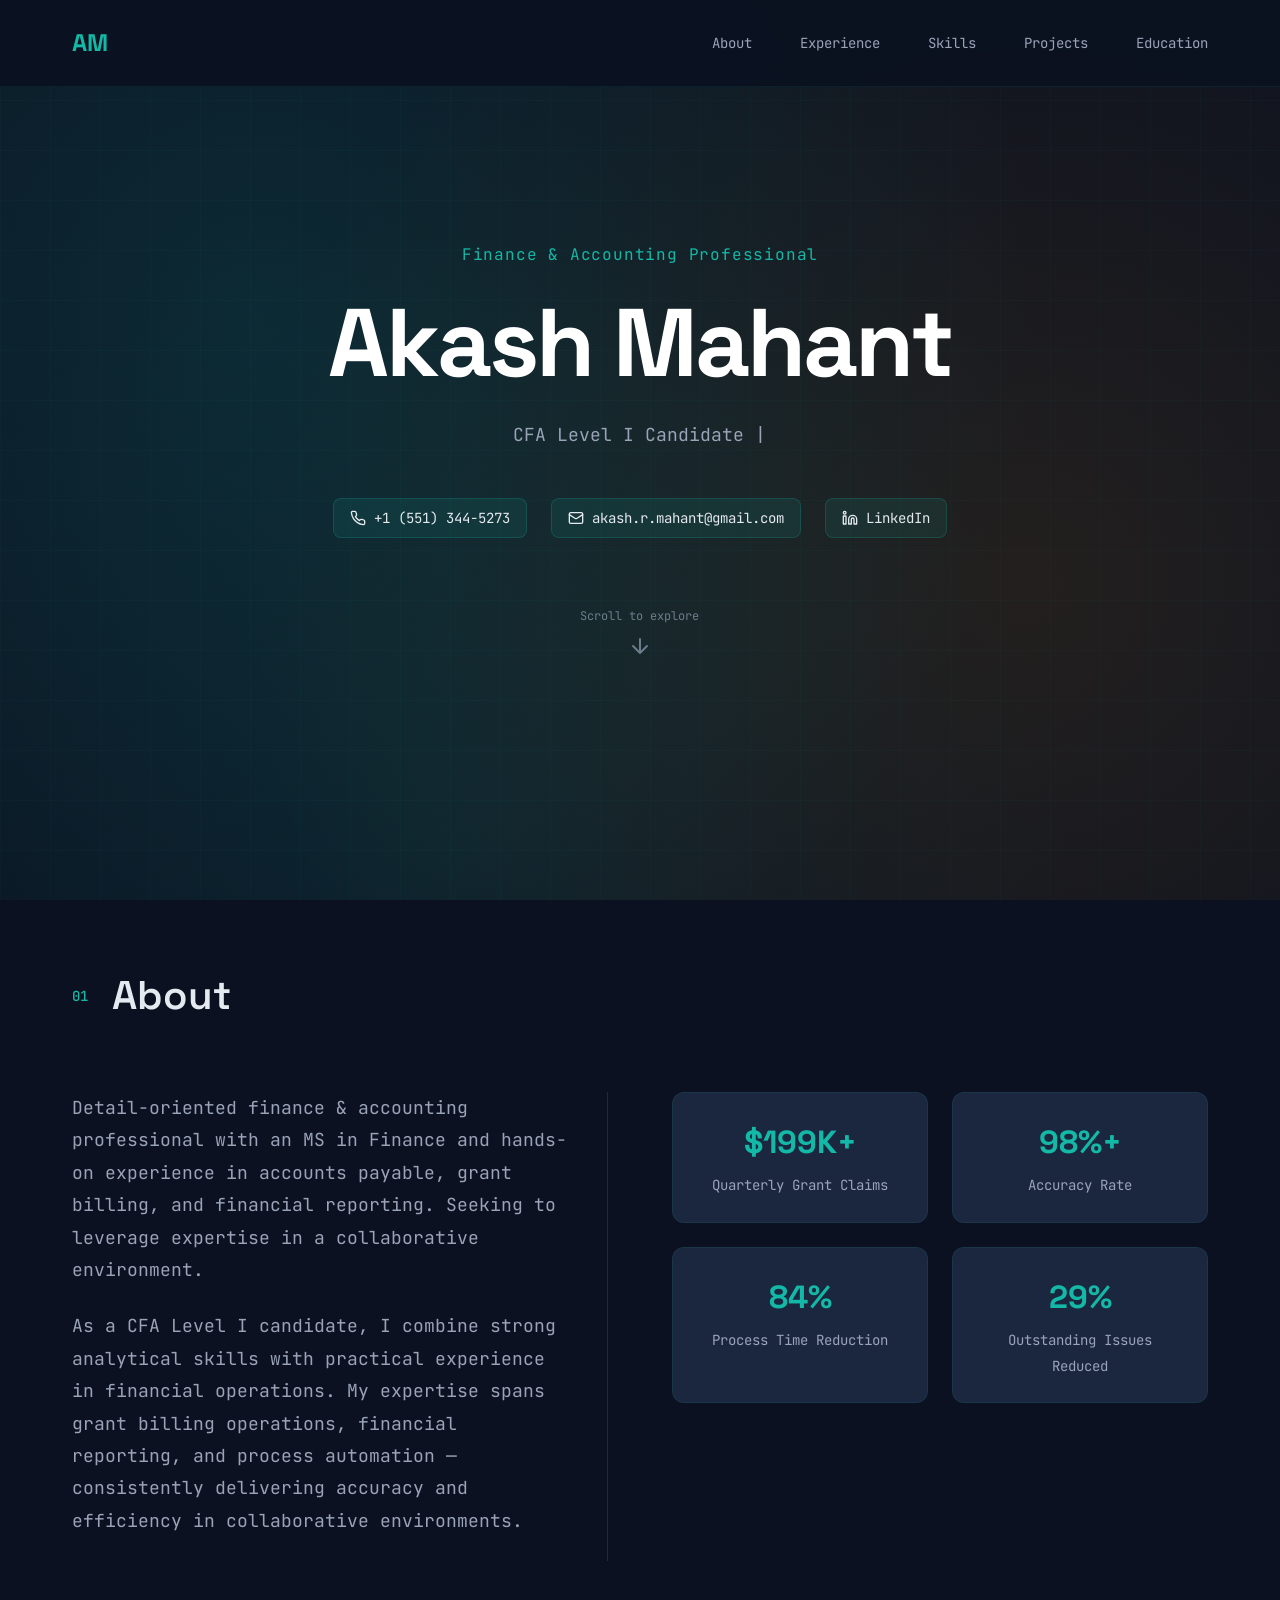
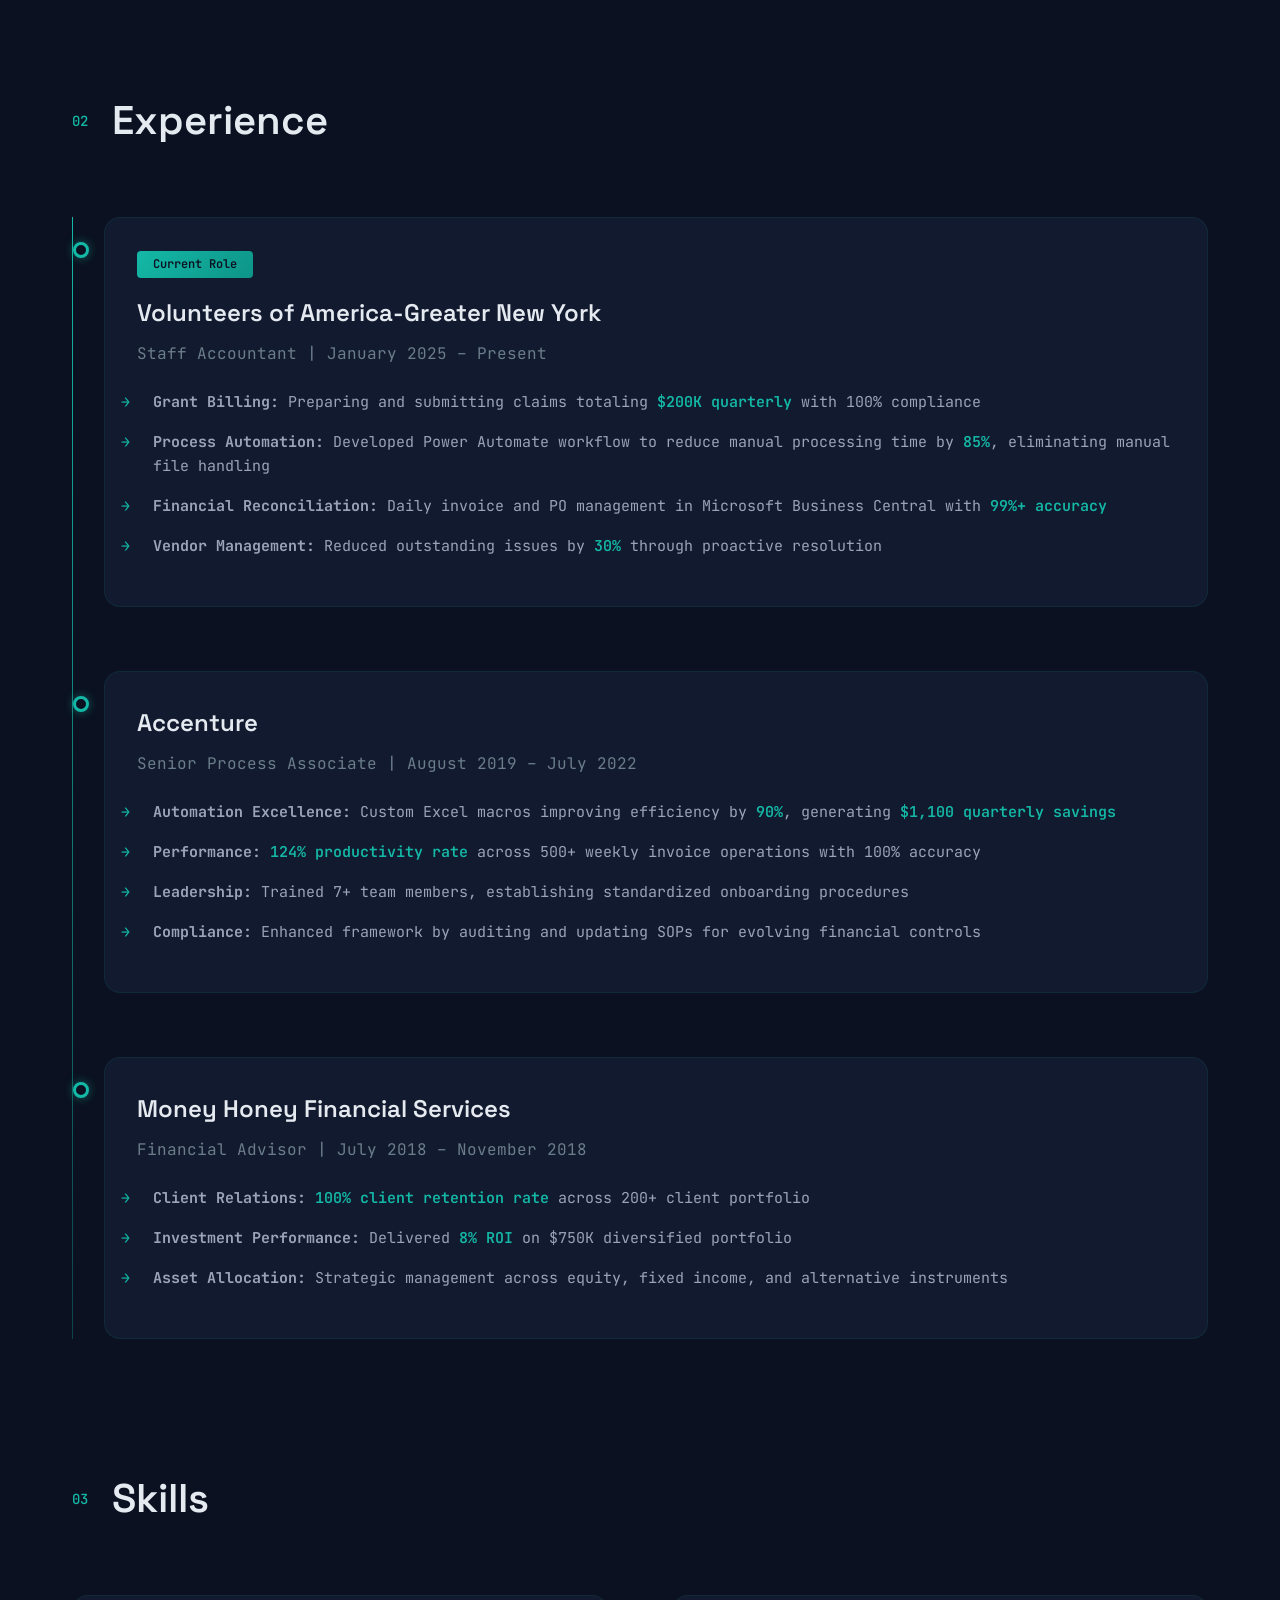
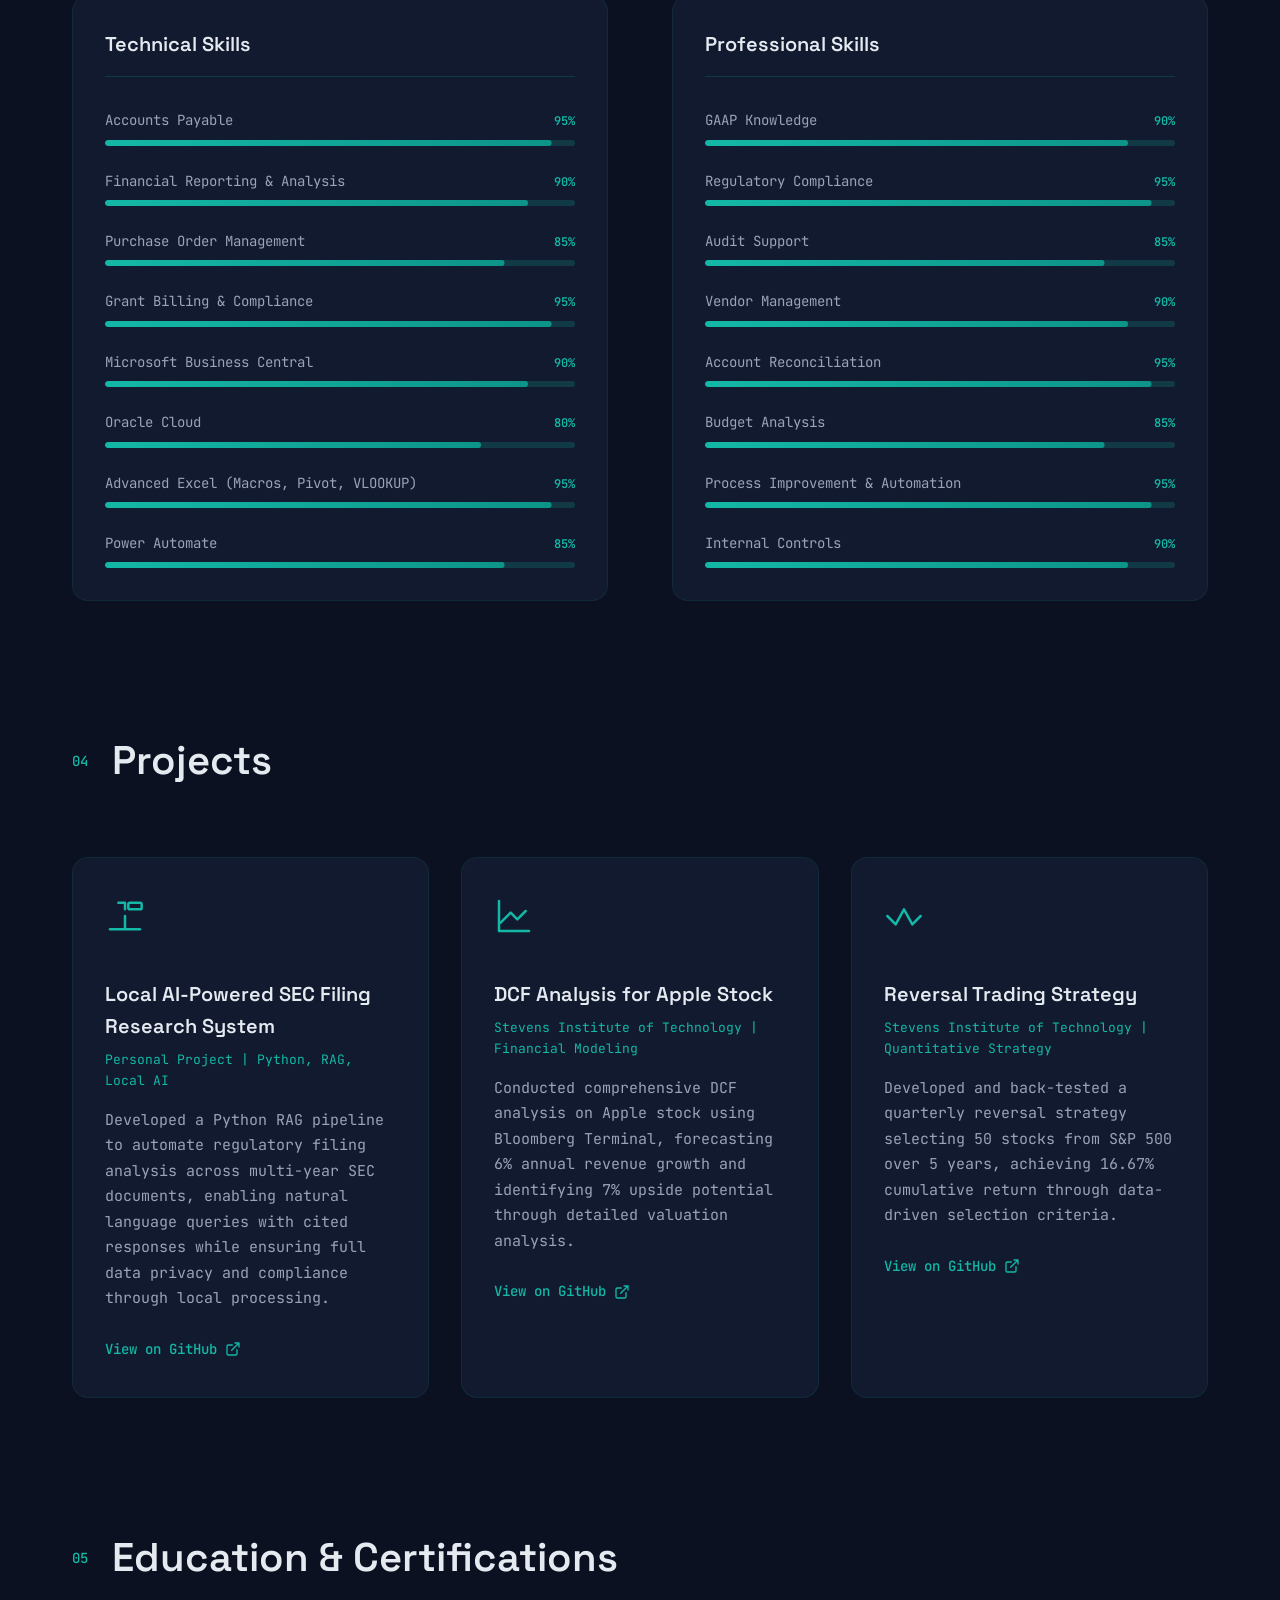
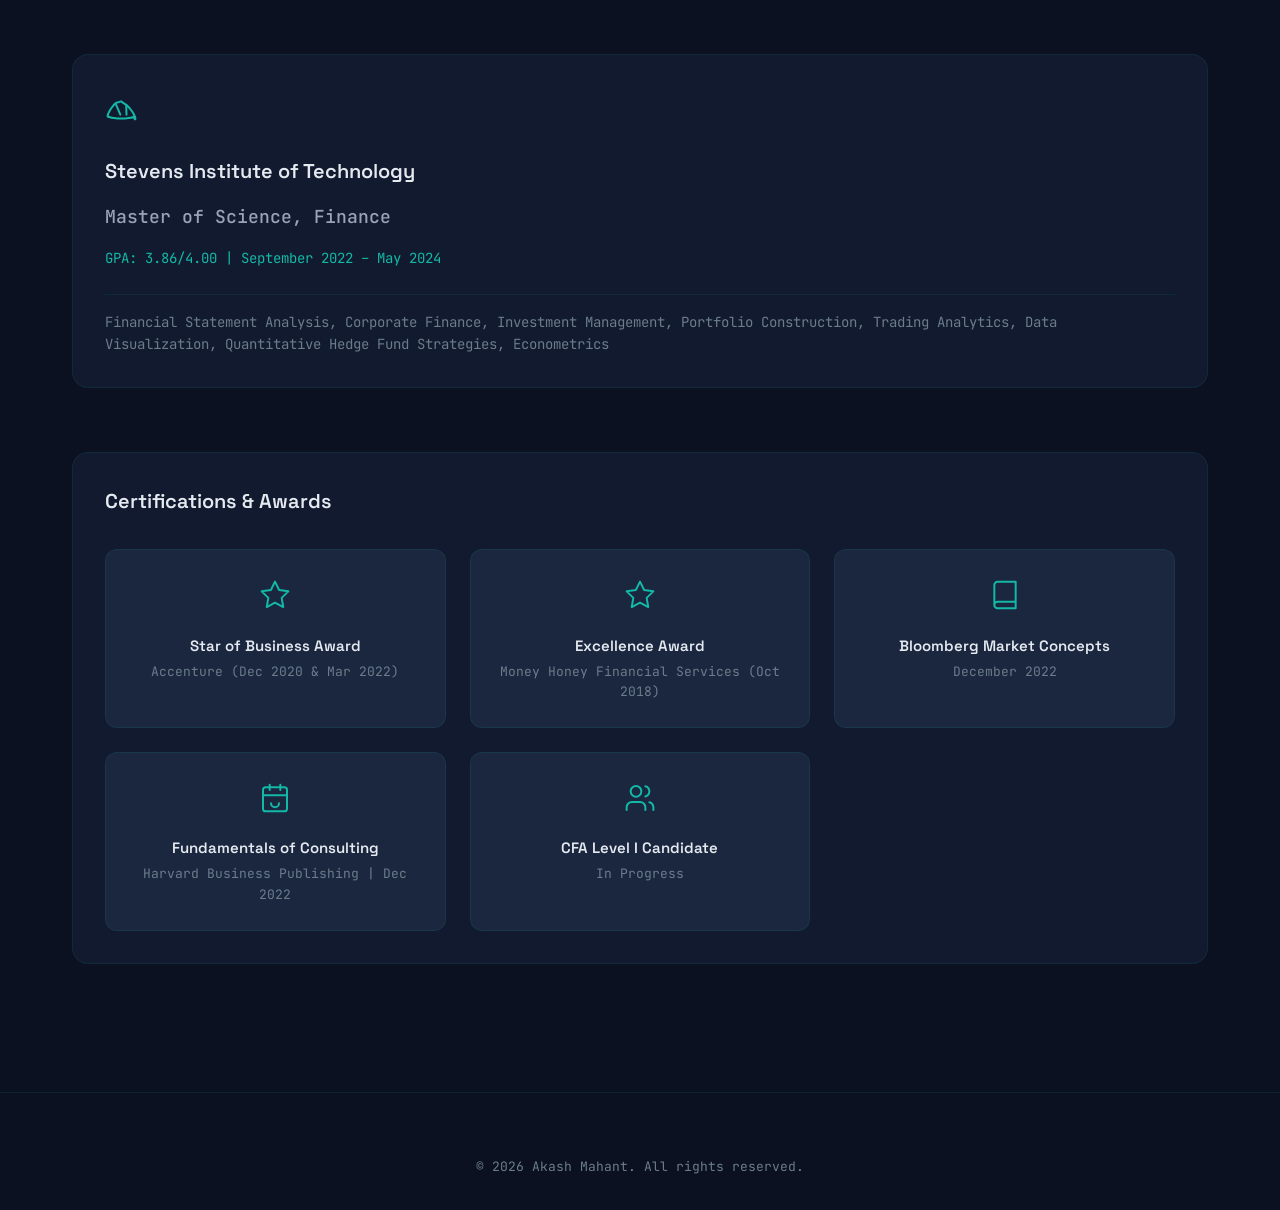
<file: index.html>
<!DOCTYPE html>
<html lang="en">
<head>
    <meta charset="UTF-8">
    <meta name="viewport" content="width=device-width, initial-scale=1.0">
    <title>Akash Mahant | Finance & Accounting Professional</title>
    <link rel="preconnect" href="https://fonts.googleapis.com">
    <link rel="preconnect" href="https://fonts.gstatic.com" crossorigin>
    <link href="https://fonts.googleapis.com/css2?family=JetBrains+Mono:wght@400;500;600&family=Space+Grotesk:wght@300;400;500;600;700&display=swap" rel="stylesheet" media="print" onload="this.media='all'">
    <noscript><link href="https://fonts.googleapis.com/css2?family=JetBrains+Mono:wght@400;500;600&family=Space+Grotesk:wght@300;400;500;600;700&display=swap" rel="stylesheet" media="all"></noscript>
    <link rel="stylesheet" href="css/styles.css">
</head>
<body>
    <!-- Navigation -->
    <nav class="navbar" role="navigation" aria-label="Main navigation">
        <div class="nav-container">
            <a href="#hero" class="nav-logo" aria-label="Akash Mahant - Home">AM</a>
            <button class="nav-toggle" aria-label="Toggle navigation" aria-expanded="false">
                <span></span>
                <span></span>
                <span></span>
            </button>
            <div class="nav-overlay"></div>
            <ul class="nav-links">
                <li><a href="#about" aria-current="page">About</a></li>
                <li><a href="#experience">Experience</a></li>
                <li><a href="#skills">Skills</a></li>
                <li><a href="#projects">Projects</a></li>
                <li><a href="#education">Education</a></li>
            </ul>
        </div>
    </nav>

    <!-- Hero Section -->
    <section id="hero" class="hero" aria-label="Hero section">
        <div class="hero-bg">
            <div class="gradient-mesh"></div>
            <div class="grid-overlay"></div>
        </div>
        <div class="hero-content">
            <p class="hero-label fade-in">Finance & Accounting Professional</p>
            <h1 class="hero-name fade-in">Akash Mahant</h1>
            <p class="hero-tagline fade-in">CFA Level I Candidate | MS Finance, Stevens Institute of Technology</p>
            <div class="hero-contact fade-in">
                <a href="tel:+15513445273" class="contact-link" aria-label="Phone: +1 (551) 344-5273">
                    <svg xmlns="http://www.w3.org/2000/svg" width="16" height="16" viewBox="0 0 24 24" fill="none" stroke="currentColor" stroke-width="2" stroke-linecap="round" stroke-linejoin="round"><path d="M22 16.92v3a2 2 0 0 1-2.18 2 19.79 19.79 0 0 1-8.63-3.07 19.5 19.5 0 0 1-6-6 19.79 19.79 0 0 1-3.07-8.67A2 2 0 0 1 4.11 2h3a2 2 0 0 1 2 1.72c.127.96.361 1.903.7 2.81a2 2 0 0 1-.45 2.11L8.09 9.91a16 16 0 0 0 6 6l1.27-1.27a2 2 0 0 1 2.11-.45c.907.339 1.85.573 2.81.7A2 2 0 0 1 22 16.92z"/></svg>
                    <span>+1 (551) 344-5273</span>
                </a>
                <a href="mailto:akash.r.mahant@gmail.com" class="contact-link" aria-label="Email: akash.r.mahant@gmail.com">
                    <svg xmlns="http://www.w3.org/2000/svg" width="16" height="16" viewBox="0 0 24 24" fill="none" stroke="currentColor" stroke-width="2" stroke-linecap="round" stroke-linejoin="round"><rect width="20" height="16" x="2" y="4" rx="2"/><path d="m22 7-8.97 5.7a1.94 1.94 0 0 1-2.06 0L2 7"/></svg>
                    <span>akash.r.mahant@gmail.com</span>
                </a>
                <a href="https://www.linkedin.com/in/akashmahant" target="_blank" class="contact-link" aria-label="LinkedIn profile">
                    <svg xmlns="http://www.w3.org/2000/svg" width="16" height="16" viewBox="0 0 24 24" fill="none" stroke="currentColor" stroke-width="2" stroke-linecap="round" stroke-linejoin="round"><path d="M16 8a6 6 0 0 1 6 6v7h-4v-7a2 2 0 0 0-2-2 2 2 0 0 0-2 2v7h-4v-7a6 6 0 0 1 6-6z"/><rect width="4" height="12" x="2" y="9"/><circle cx="4" cy="4" r="2"/></svg>
                    <span>LinkedIn</span>
                </a>
            </div>
            <a href="#experience" class="scroll-indicator fade-in">
                <span>Scroll to explore</span>
                <svg width="24" height="24" viewBox="0 0 24 24" fill="none">
                    <path d="M12 5v14M5 12l7 7 7-7" stroke="currentColor" stroke-width="2" stroke-linecap="round" stroke-linejoin="round"/>
                </svg>
            </a>
        </div>
    </section>

    <!-- About Section -->
    <section id="about" class="section about">
        <div class="container">
            <div class="section-header">
                <span class="section-badge" aria-hidden="true">01</span>
                <h2 class="section-title">About</h2>
            </div>
            <div class="about-content">
                <div class="about-text">
                    <p>Detail-oriented finance &amp; accounting professional with an MS in Finance and hands-on experience in accounts payable, grant billing, and financial reporting. Seeking to leverage expertise in a collaborative environment.</p>
                    <p>As a CFA Level I candidate, I combine strong analytical skills with practical experience in financial operations. My expertise spans grant billing operations, financial reporting, and process automation — consistently delivering accuracy and efficiency in collaborative environments.</p>
                </div>
                <div class="about-highlights">
                    <div class="highlight-card">
                        <span class="highlight-number" data-target="200" data-prefix="$" data-suffix="K+">0</span>
                        <span class="highlight-label">Quarterly Grant Claims</span>
                    </div>
                    <div class="highlight-card">
                        <span class="highlight-number" data-target="99" data-prefix="" data-suffix="%+">0</span>
                        <span class="highlight-label">Accuracy Rate</span>
                    </div>
                    <div class="highlight-card">
                        <span class="highlight-number" data-target="85" data-prefix="" data-suffix="%">0</span>
                        <span class="highlight-label">Process Time Reduction</span>
                    </div>
                    <div class="highlight-card">
                        <span class="highlight-number" data-target="30" data-prefix="" data-suffix="%">0</span>
                        <span class="highlight-label">Outstanding Issues Reduced</span>
                    </div>
                </div>
            </div>
        </div>
    </section>

    <!-- Experience Section -->
    <section id="experience" class="section experience">
        <div class="container">
            <div class="section-header">
                <span class="section-badge" aria-hidden="true">02</span>
                <h2 class="section-title">Experience</h2>
            </div>
            <div class="timeline">
                <div class="timeline-item experience-card">
                    <div class="timeline-marker"></div>
                    <div class="card-content">
                        <span class="role-badge">Current Role</span>
                        <h3 class="company">Volunteers of America-Greater New York</h3>
                        <p class="role">Staff Accountant | January 2025 – Present</p>
                        <ul class="achievement-list">
                            <li><strong>Grant Billing:</strong> Preparing and submitting claims totaling <span class="highlight">$200K quarterly</span> with 100% compliance</li>
                            <li><strong>Process Automation:</strong> Developed Power Automate workflow to reduce manual processing time by <span class="highlight">85%</span>, eliminating manual file handling</li>
                            <li><strong>Financial Reconciliation:</strong> Daily invoice and PO management in Microsoft Business Central with <span class="highlight">99%+ accuracy</span></li>
                            <li><strong>Vendor Management:</strong> Reduced outstanding issues by <span class="highlight">30%</span> through proactive resolution</li>
                        </ul>
                    </div>
                </div>
                <div class="timeline-item experience-card">
                    <div class="timeline-marker"></div>
                    <div class="card-content">
                        <h3 class="company">Accenture</h3>
                        <p class="role">Senior Process Associate | August 2019 – July 2022</p>
                        <ul class="achievement-list">
                            <li><strong>Automation Excellence:</strong> Custom Excel macros improving efficiency by <span class="highlight">90%</span>, generating <span class="highlight">$1,100 quarterly savings</span></li>
                            <li><strong>Performance:</strong> <span class="highlight">124% productivity rate</span> across 500+ weekly invoice operations with 100% accuracy</li>
                            <li><strong>Leadership:</strong> Trained 7+ team members, establishing standardized onboarding procedures</li>
                            <li><strong>Compliance:</strong> Enhanced framework by auditing and updating SOPs for evolving financial controls</li>
                        </ul>
                    </div>
                </div>
                <div class="timeline-item experience-card">
                    <div class="timeline-marker"></div>
                    <div class="card-content">
                        <h3 class="company">Money Honey Financial Services</h3>
                        <p class="role">Financial Advisor | July 2018 – November 2018</p>
                        <ul class="achievement-list">
                            <li><strong>Client Relations:</strong> <span class="highlight">100% client retention rate</span> across 200+ client portfolio</li>
                            <li><strong>Investment Performance:</strong> Delivered <span class="highlight">8% ROI</span> on $750K diversified portfolio</li>
                            <li><strong>Asset Allocation:</strong> Strategic management across equity, fixed income, and alternative instruments</li>
                        </ul>
                    </div>
                </div>
            </div>
        </div>
    </section>

    <!-- Skills Section -->
    <section id="skills" class="section skills">
        <div class="container">
            <div class="section-header">
                <span class="section-badge" aria-hidden="true">03</span>
                <h2 class="section-title">Skills</h2>
            </div>
            <div class="skills-grid">
                <div class="skills-category">
                    <h3 class="category-title">Technical Skills</h3>
                    <div class="skills-list">
                        <div class="skill-item">
                            <div class="skill-info-row">
                                <span class="skill-name">Accounts Payable</span>
                                <span class="skill-percentage" aria-hidden="true">95%</span>
                            </div>
                            <div class="skill-bar" role="progressbar" aria-valuenow="95" aria-valuemin="0" aria-valuemax="100" aria-label="Accounts Payable proficiency 95%">
                                <div class="skill-fill" data-scale="0.95"></div>
                            </div>
                        </div>
                        <div class="skill-item">
                            <div class="skill-info-row">
                                <span class="skill-name">Financial Reporting &amp; Analysis</span>
                                <span class="skill-percentage" aria-hidden="true">90%</span>
                            </div>
                            <div class="skill-bar" role="progressbar" aria-valuenow="90" aria-valuemin="0" aria-valuemax="100" aria-label="Financial Reporting & Analysis proficiency 90%">
                                <div class="skill-fill" data-scale="0.90"></div>
                            </div>
                        </div>
                        <div class="skill-item">
                            <div class="skill-info-row">
                                <span class="skill-name">Purchase Order Management</span>
                                <span class="skill-percentage" aria-hidden="true">85%</span>
                            </div>
                            <div class="skill-bar" role="progressbar" aria-valuenow="85" aria-valuemin="0" aria-valuemax="100" aria-label="Purchase Order Management proficiency 85%">
                                <div class="skill-fill" data-scale="0.85"></div>
                            </div>
                        </div>
                        <div class="skill-item">
                            <div class="skill-info-row">
                                <span class="skill-name">Grant Billing &amp; Compliance</span>
                                <span class="skill-percentage" aria-hidden="true">95%</span>
                            </div>
                            <div class="skill-bar" role="progressbar" aria-valuenow="95" aria-valuemin="0" aria-valuemax="100" aria-label="Grant Billing & Compliance proficiency 95%">
                                <div class="skill-fill" data-scale="0.95"></div>
                            </div>
                        </div>
                        <div class="skill-item">
                            <div class="skill-info-row">
                                <span class="skill-name">Microsoft Business Central</span>
                                <span class="skill-percentage" aria-hidden="true">90%</span>
                            </div>
                            <div class="skill-bar" role="progressbar" aria-valuenow="90" aria-valuemin="0" aria-valuemax="100" aria-label="Microsoft Business Central proficiency 90%">
                                <div class="skill-fill" data-scale="0.90"></div>
                            </div>
                        </div>
                        <div class="skill-item">
                            <div class="skill-info-row">
                                <span class="skill-name">Oracle Cloud</span>
                                <span class="skill-percentage" aria-hidden="true">80%</span>
                            </div>
                            <div class="skill-bar" role="progressbar" aria-valuenow="80" aria-valuemin="0" aria-valuemax="100" aria-label="Oracle Cloud proficiency 80%">
                                <div class="skill-fill" data-scale="0.80"></div>
                            </div>
                        </div>
                        <div class="skill-item">
                            <div class="skill-info-row">
                                <span class="skill-name">Advanced Excel (Macros, Pivot, VLOOKUP)</span>
                                <span class="skill-percentage" aria-hidden="true">95%</span>
                            </div>
                            <div class="skill-bar" role="progressbar" aria-valuenow="95" aria-valuemin="0" aria-valuemax="100" aria-label="Advanced Excel proficiency 95%">
                                <div class="skill-fill" data-scale="0.95"></div>
                            </div>
                        </div>
                        <div class="skill-item">
                            <div class="skill-info-row">
                                <span class="skill-name">Power Automate</span>
                                <span class="skill-percentage" aria-hidden="true">85%</span>
                            </div>
                            <div class="skill-bar" role="progressbar" aria-valuenow="85" aria-valuemin="0" aria-valuemax="100" aria-label="Power Automate proficiency 85%">
                                <div class="skill-fill" data-scale="0.85"></div>
                            </div>
                        </div>
                    </div>
                </div>
                <div class="skills-category">
                    <h3 class="category-title">Professional Skills</h3>
                    <div class="skills-list">
                        <div class="skill-item">
                            <div class="skill-info-row">
                                <span class="skill-name">GAAP Knowledge</span>
                                <span class="skill-percentage" aria-hidden="true">90%</span>
                            </div>
                            <div class="skill-bar" role="progressbar" aria-valuenow="90" aria-valuemin="0" aria-valuemax="100" aria-label="GAAP Knowledge proficiency 90%">
                                <div class="skill-fill" data-scale="0.90"></div>
                            </div>
                        </div>
                        <div class="skill-item">
                            <div class="skill-info-row">
                                <span class="skill-name">Regulatory Compliance</span>
                                <span class="skill-percentage" aria-hidden="true">95%</span>
                            </div>
                            <div class="skill-bar" role="progressbar" aria-valuenow="95" aria-valuemin="0" aria-valuemax="100" aria-label="Regulatory Compliance proficiency 95%">
                                <div class="skill-fill" data-scale="0.95"></div>
                            </div>
                        </div>
                        <div class="skill-item">
                            <div class="skill-info-row">
                                <span class="skill-name">Audit Support</span>
                                <span class="skill-percentage" aria-hidden="true">85%</span>
                            </div>
                            <div class="skill-bar" role="progressbar" aria-valuenow="85" aria-valuemin="0" aria-valuemax="100" aria-label="Audit Support proficiency 85%">
                                <div class="skill-fill" data-scale="0.85"></div>
                            </div>
                        </div>
                        <div class="skill-item">
                            <div class="skill-info-row">
                                <span class="skill-name">Vendor Management</span>
                                <span class="skill-percentage" aria-hidden="true">90%</span>
                            </div>
                            <div class="skill-bar" role="progressbar" aria-valuenow="90" aria-valuemin="0" aria-valuemax="100" aria-label="Vendor Management proficiency 90%">
                                <div class="skill-fill" data-scale="0.90"></div>
                            </div>
                        </div>
                        <div class="skill-item">
                            <div class="skill-info-row">
                                <span class="skill-name">Account Reconciliation</span>
                                <span class="skill-percentage" aria-hidden="true">95%</span>
                            </div>
                            <div class="skill-bar" role="progressbar" aria-valuenow="95" aria-valuemin="0" aria-valuemax="100" aria-label="Account Reconciliation proficiency 95%">
                                <div class="skill-fill" data-scale="0.95"></div>
                            </div>
                        </div>
                        <div class="skill-item">
                            <div class="skill-info-row">
                                <span class="skill-name">Budget Analysis</span>
                                <span class="skill-percentage" aria-hidden="true">85%</span>
                            </div>
                            <div class="skill-bar" role="progressbar" aria-valuenow="85" aria-valuemin="0" aria-valuemax="100" aria-label="Budget Analysis proficiency 85%">
                                <div class="skill-fill" data-scale="0.85"></div>
                            </div>
                        </div>
                        <div class="skill-item">
                            <div class="skill-info-row">
                                <span class="skill-name">Process Improvement &amp; Automation</span>
                                <span class="skill-percentage" aria-hidden="true">95%</span>
                            </div>
                            <div class="skill-bar" role="progressbar" aria-valuenow="95" aria-valuemin="0" aria-valuemax="100" aria-label="Process Improvement & Automation proficiency 95%">
                                <div class="skill-fill" data-scale="0.95"></div>
                            </div>
                        </div>
                        <div class="skill-item">
                            <div class="skill-info-row">
                                <span class="skill-name">Internal Controls</span>
                                <span class="skill-percentage" aria-hidden="true">90%</span>
                            </div>
                            <div class="skill-bar" role="progressbar" aria-valuenow="90" aria-valuemin="0" aria-valuemax="100" aria-label="Internal Controls proficiency 90%">
                                <div class="skill-fill" data-scale="0.90"></div>
                            </div>
                        </div>
                    </div>
                </div>
            </div>
        </div>
    </section>

    <!-- Projects Section -->
    <section id="projects" class="section projects">
        <div class="container">
            <div class="section-header">
                <span class="section-badge" aria-hidden="true">04</span>
                <h2 class="section-title">Projects</h2>
            </div>
            <div class="projects-grid">
                <div class="project-card fade-in">
                    <div class="project-icon" aria-hidden="true">
                        <svg xmlns="http://www.w3.org/2000/svg" width="40" height="40" viewBox="0 0 24 24" fill="none" stroke="currentColor" stroke-width="1.5" stroke-linecap="round" stroke-linejoin="round"><path d="M12 8V4H8"/><rect width="8" height="4" x="14" y="4" rx="1"/><path d="M12 12v7"/><path d="M21 20H3"/></svg>
                    </div>
                    <div class="project-content">
                        <h3 class="project-title">Local AI-Powered SEC Filing Research System</h3>
                        <p class="project-tag">Personal Project | Python, RAG, Local AI</p>
                        <p class="project-description">Developed a Python RAG pipeline to automate regulatory filing analysis across multi-year SEC documents, enabling natural language queries with cited responses while ensuring full data privacy and compliance through local processing.</p>
                        <a href="https://github.com/Mahant-Akash/SEC-Filing-RAG-Local-AI-for-Financial-Research" target="_blank" class="project-link" aria-label="View SEC Filing RAG project on GitHub (opens in new window)">
                            View on GitHub
                            <svg width="16" height="16" viewBox="0 0 24 24" fill="none">
                                <path d="M18 13v6a2 2 0 0 1-2 2H5a2 2 0 0 1-2-2V8a2 2 0 0 1 2-2h6M15 3h6v6M10 14L21 3" stroke="currentColor" stroke-width="2" stroke-linecap="round" stroke-linejoin="round"/>
                            </svg>
                        </a>
                    </div>
                </div>
                <div class="project-card fade-in">
                    <div class="project-icon" aria-hidden="true">
                        <svg xmlns="http://www.w3.org/2000/svg" width="40" height="40" viewBox="0 0 24 24" fill="none" stroke="currentColor" stroke-width="1.5" stroke-linecap="round" stroke-linejoin="round"><path d="M3 3v18h18"/><path d="m19 9-5 5-4-4-6 6"/></svg>
                    </div>
                    <div class="project-content">
                        <h3 class="project-title">DCF Analysis for Apple Stock</h3>
                        <p class="project-tag">Stevens Institute of Technology | Financial Modeling</p>
                        <p class="project-description">Conducted comprehensive DCF analysis on Apple stock using Bloomberg Terminal, forecasting 6% annual revenue growth and identifying 7% upside potential through detailed valuation analysis.</p>
                        <a href="https://github.com/Mahant-Akash/DCF-Model" target="_blank" class="project-link" aria-label="View DCF Model project on GitHub (opens in new window)">
                            View on GitHub
                            <svg width="16" height="16" viewBox="0 0 24 24" fill="none">
                                <path d="M18 13v6a2 2 0 0 1-2 2H5a2 2 0 0 1-2-2V8a2 2 0 0 1 2-2h6M15 3h6v6M10 14L21 3" stroke="currentColor" stroke-width="2" stroke-linecap="round" stroke-linejoin="round"/>
                            </svg>
                        </a>
                    </div>
                </div>
                <div class="project-card fade-in">
                    <div class="project-icon" aria-hidden="true">
                        <svg xmlns="http://www.w3.org/2000/svg" width="40" height="40" viewBox="0 0 24 24" fill="none" stroke="currentColor" stroke-width="1.5" stroke-linecap="round" stroke-linejoin="round"><path d="m2 12 5 5L12 8l5 9 5-5"/></svg>
                    </div>
                    <div class="project-content">
                        <h3 class="project-title">Reversal Trading Strategy</h3>
                        <p class="project-tag">Stevens Institute of Technology | Quantitative Strategy</p>
                        <p class="project-description">Developed and back-tested a quarterly reversal strategy selecting 50 stocks from S&amp;P 500 over 5 years, achieving 16.67% cumulative return through data-driven selection criteria.</p>
                        <a href="https://github.com/Mahant-Akash/Reversal-Strategy" target="_blank" class="project-link" aria-label="View Reversal Strategy project on GitHub (opens in new window)">
                            View on GitHub
                            <svg width="16" height="16" viewBox="0 0 24 24" fill="none">
                                <path d="M18 13v6a2 2 0 0 1-2 2H5a2 2 0 0 1-2-2V8a2 2 0 0 1 2-2h6M15 3h6v6M10 14L21 3" stroke="currentColor" stroke-width="2" stroke-linecap="round" stroke-linejoin="round"/>
                            </svg>
                        </a>
                    </div>
                </div>
            </div>
        </div>
    </section>

    <!-- Education & Certifications Section -->
    <section id="education" class="section education">
        <div class="container">
            <div class="section-header">
                <span class="section-badge" aria-hidden="true">05</span>
                <h2 class="section-title">Education &amp; Certifications</h2>
            </div>
            <div class="education-grid">
                <div class="education-item">
                    <div class="education-icon" aria-hidden="true">
                        <svg xmlns="http://www.w3.org/2000/svg" width="32" height="32" viewBox="0 0 24 24" fill="none" stroke="currentColor" stroke-width="1.5" stroke-linecap="round" stroke-linejoin="round"><path d="M21.42 18.57c-.81.44-2.18.65-3.76.92-1.6.27-3.49.41-5.42.41-1.93 0-3.82-.14-5.42-.41-1.58-.27-2.95-.48-3.76-.92A.62.62 0 0 1 2 18c0-1.09.49-2.08 1.17-3.35.68-1.26 1.6-2.74 2.89-4.23.64-.79 1.36-1.5 2.08-2.18L12 7l4.66 3.24c.72.68 1.44 1.39 2.08 2.18 1.29 1.49 2.21 2.97 2.89 4.23.68 1.27 1.17 2.26 1.17 3.35a.62.62 0 0 1-.38.57z"/><path d="m15.89 9.49.24 7.52"/><path d="m8.31 9.49 3.2 7.52"/></svg>
                    </div>
                    <h3 class="institution">Stevens Institute of Technology</h3>
                    <p class="degree">Master of Science, Finance</p>
                    <p class="gpa">GPA: 3.86/4.00 | September 2022 – May 2024</p>
                    <p class="coursework">Financial Statement Analysis, Corporate Finance, Investment Management, Portfolio Construction, Trading Analytics, Data Visualization, Quantitative Hedge Fund Strategies, Econometrics</p>
                </div>
            </div>
            <div class="certifications">
                <h3 class="certifications-title">Certifications &amp; Awards</h3>
                <div class="cert-grid">
                    <div class="cert-card fade-in">
                        <span class="cert-icon" aria-hidden="true">
                            <svg xmlns="http://www.w3.org/2000/svg" width="32" height="32" viewBox="0 0 24 24" fill="none" stroke="currentColor" stroke-width="1.5" stroke-linecap="round" stroke-linejoin="round"><path d="M12 2l3.09 6.26L22 9.27l-5 4.87 1.18 6.88L12 17.77l-6.18 3.25L7 14.14 2 9.27l6.91-1.01L12 2z"/></svg>
                        </span>
                        <span class="cert-name">Star of Business Award</span>
                        <span class="cert-desc">Accenture (Dec 2020 &amp; Mar 2022)</span>
                    </div>
                    <div class="cert-card fade-in">
                        <span class="cert-icon" aria-hidden="true">
                            <svg xmlns="http://www.w3.org/2000/svg" width="32" height="32" viewBox="0 0 24 24" fill="none" stroke="currentColor" stroke-width="1.5" stroke-linecap="round" stroke-linejoin="round"><path d="M12 2l3.09 6.26L22 9.27l-5 4.87 1.18 6.88L12 17.77l-6.18 3.25L7 14.14 2 9.27l6.91-1.01L12 2z"/></svg>
                        </span>
                        <span class="cert-name">Excellence Award</span>
                        <span class="cert-desc">Money Honey Financial Services (Oct 2018)</span>
                    </div>
                    <div class="cert-card fade-in">
                        <span class="cert-icon" aria-hidden="true">
                            <svg xmlns="http://www.w3.org/2000/svg" width="32" height="32" viewBox="0 0 24 24" fill="none" stroke="currentColor" stroke-width="1.5" stroke-linecap="round" stroke-linejoin="round"><path d="M4 19.5v-15A2.5 2.5 0 0 1 6.5 2H20v20H6.5a2.5 2.5 0 0 1 0-5H20"/></svg>
                        </span>
                        <span class="cert-name">Bloomberg Market Concepts</span>
                        <span class="cert-desc">December 2022</span>
                    </div>
                    <div class="cert-card fade-in">
                        <span class="cert-icon" aria-hidden="true">
                            <svg xmlns="http://www.w3.org/2000/svg" width="32" height="32" viewBox="0 0 24 24" fill="none" stroke="currentColor" stroke-width="1.5" stroke-linecap="round" stroke-linejoin="round"><rect width="18" height="18" x="3" y="4" rx="2" ry="2"/><line x1="16" x2="16" y1="2" y2="6"/><line x1="8" x2="8" y1="2" y2="6"/><line x1="3" x2="21" y1="10" y2="10"/><path d="M9 16a3 3 0 0 0 6 0"/></svg>
                        </span>
                        <span class="cert-name">Fundamentals of Consulting</span>
                        <span class="cert-desc">Harvard Business Publishing | Dec 2022</span>
                    </div>
                    <div class="cert-card fade-in">
                        <span class="cert-icon" aria-hidden="true">
                            <svg xmlns="http://www.w3.org/2000/svg" width="32" height="32" viewBox="0 0 24 24" fill="none" stroke="currentColor" stroke-width="1.5" stroke-linecap="round" stroke-linejoin="round"><path d="M16 21v-2a4 4 0 0 0-4-4H6a4 4 0 0 0-4 4v2"/><circle cx="9" cy="7" r="4"/><path d="M22 21v-2a4 4 0 0 0-3-3.87"/><path d="M16 3.13a4 4 0 0 1 0 7.75"/></svg>
                        </span>
                        <span class="cert-name">CFA Level I Candidate</span>
                        <span class="cert-desc">In Progress</span>
                    </div>
                </div>
            </div>
        </div>
    </section>

    <!-- Footer -->
    <footer class="footer">
        <div class="container">
            <div class="footer-content">
                <div class="footer-bottom">
                    <p>&copy; 2026 Akash Mahant. All rights reserved.</p>
                </div>
            </div>
        </div>
    </footer>

    <script src="js/main.js"></script>
</body>
</html>
</file>
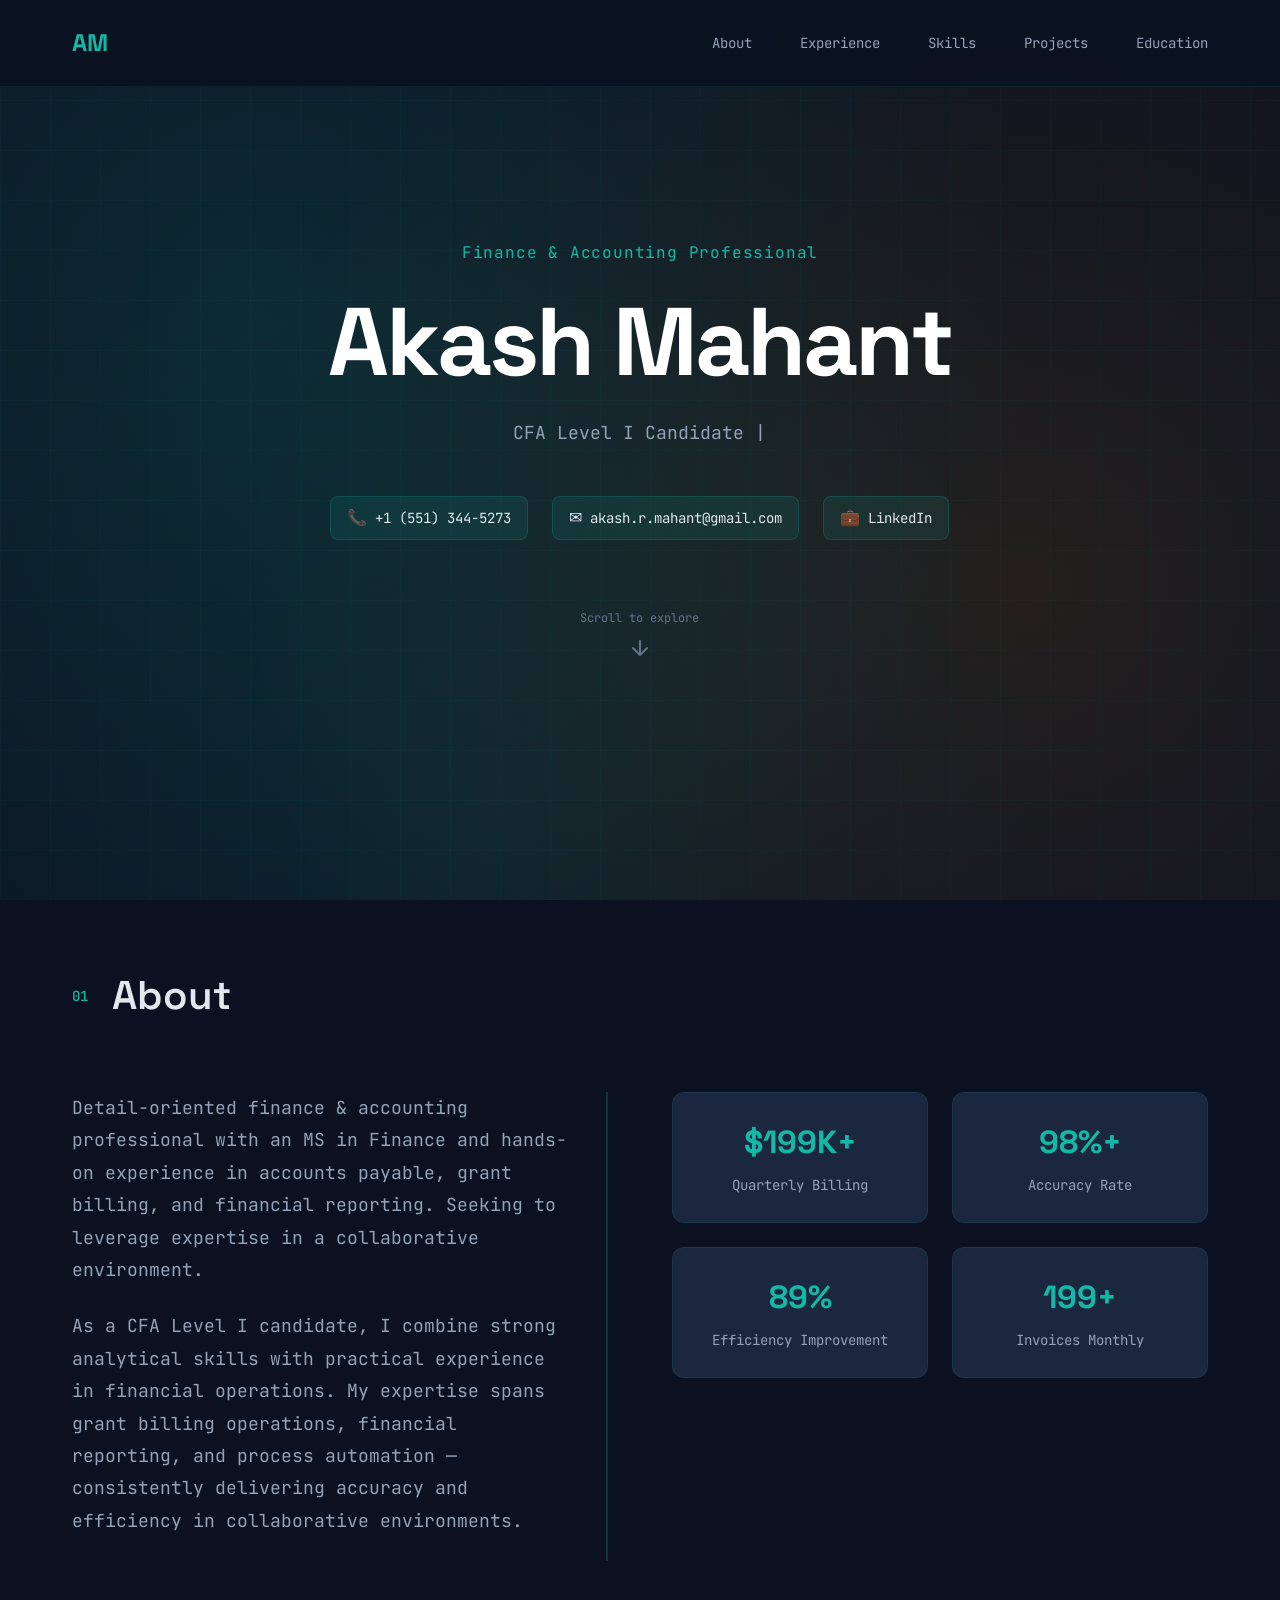
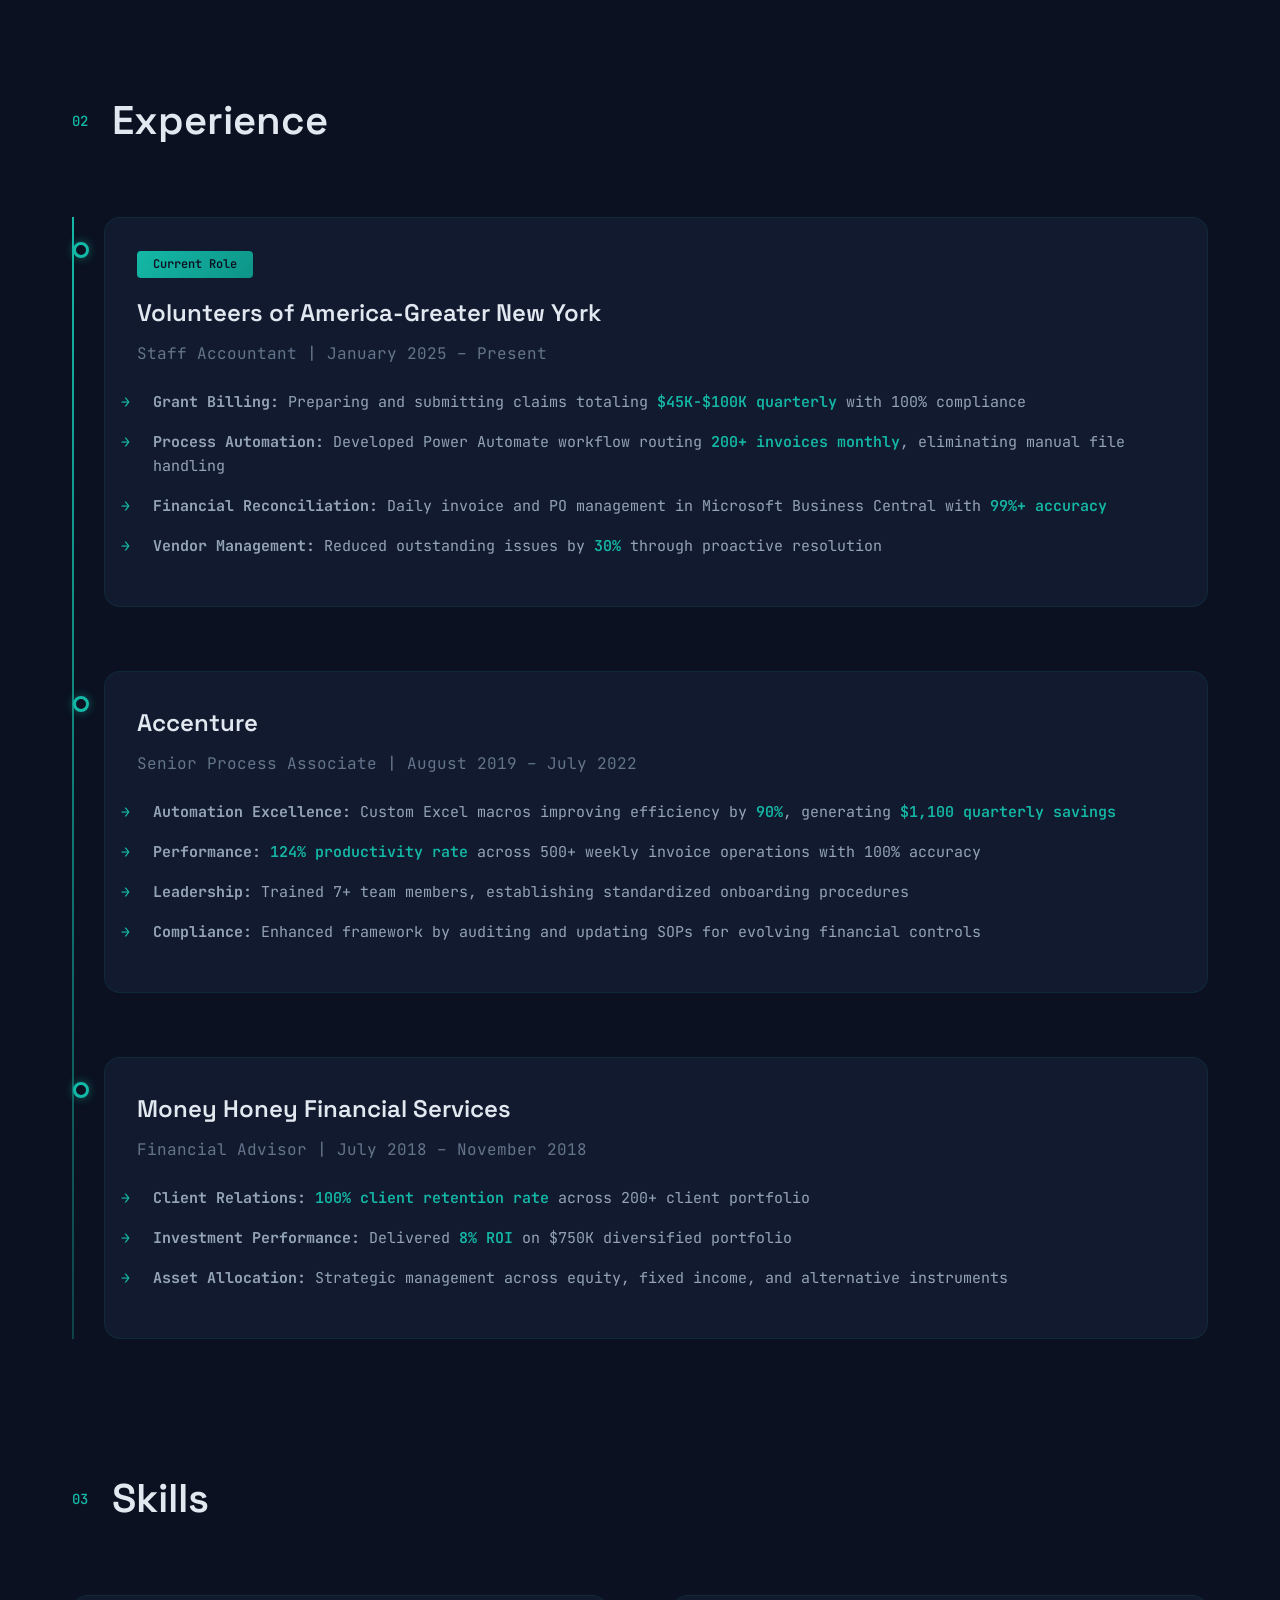
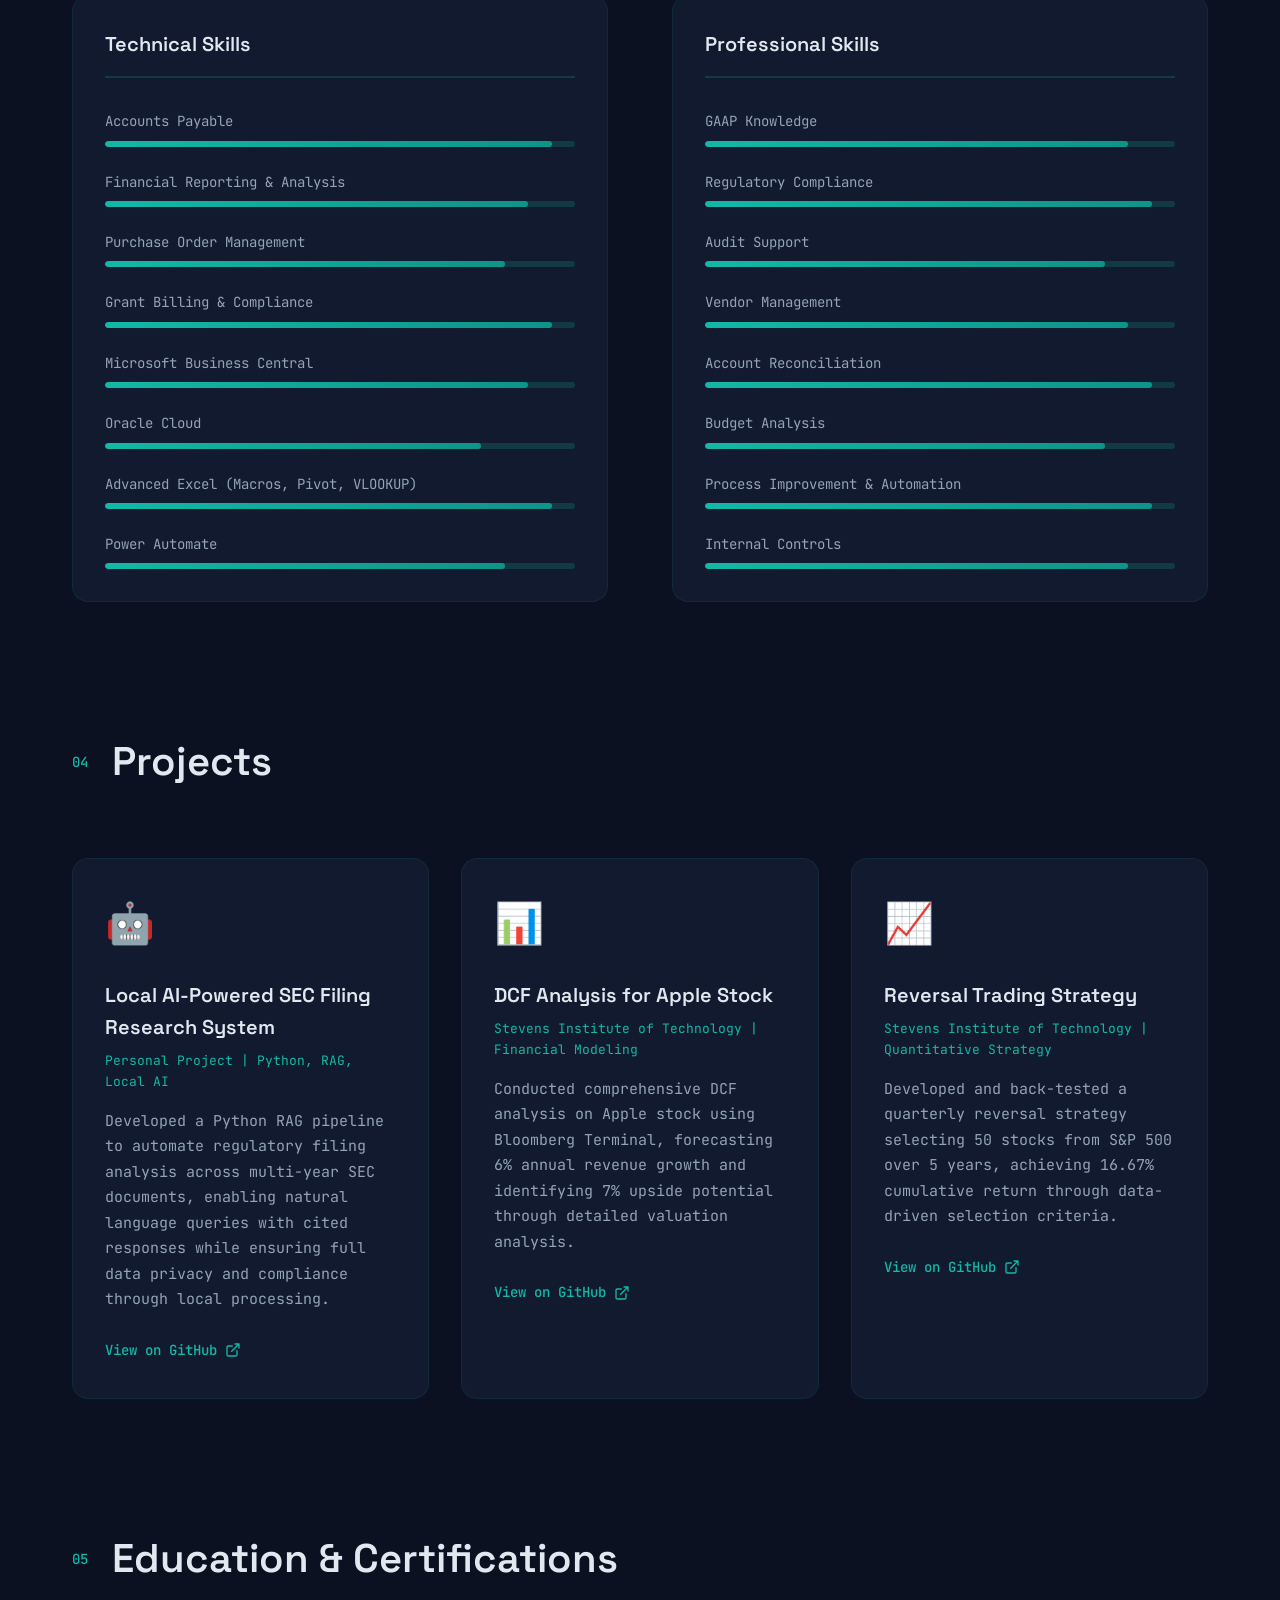
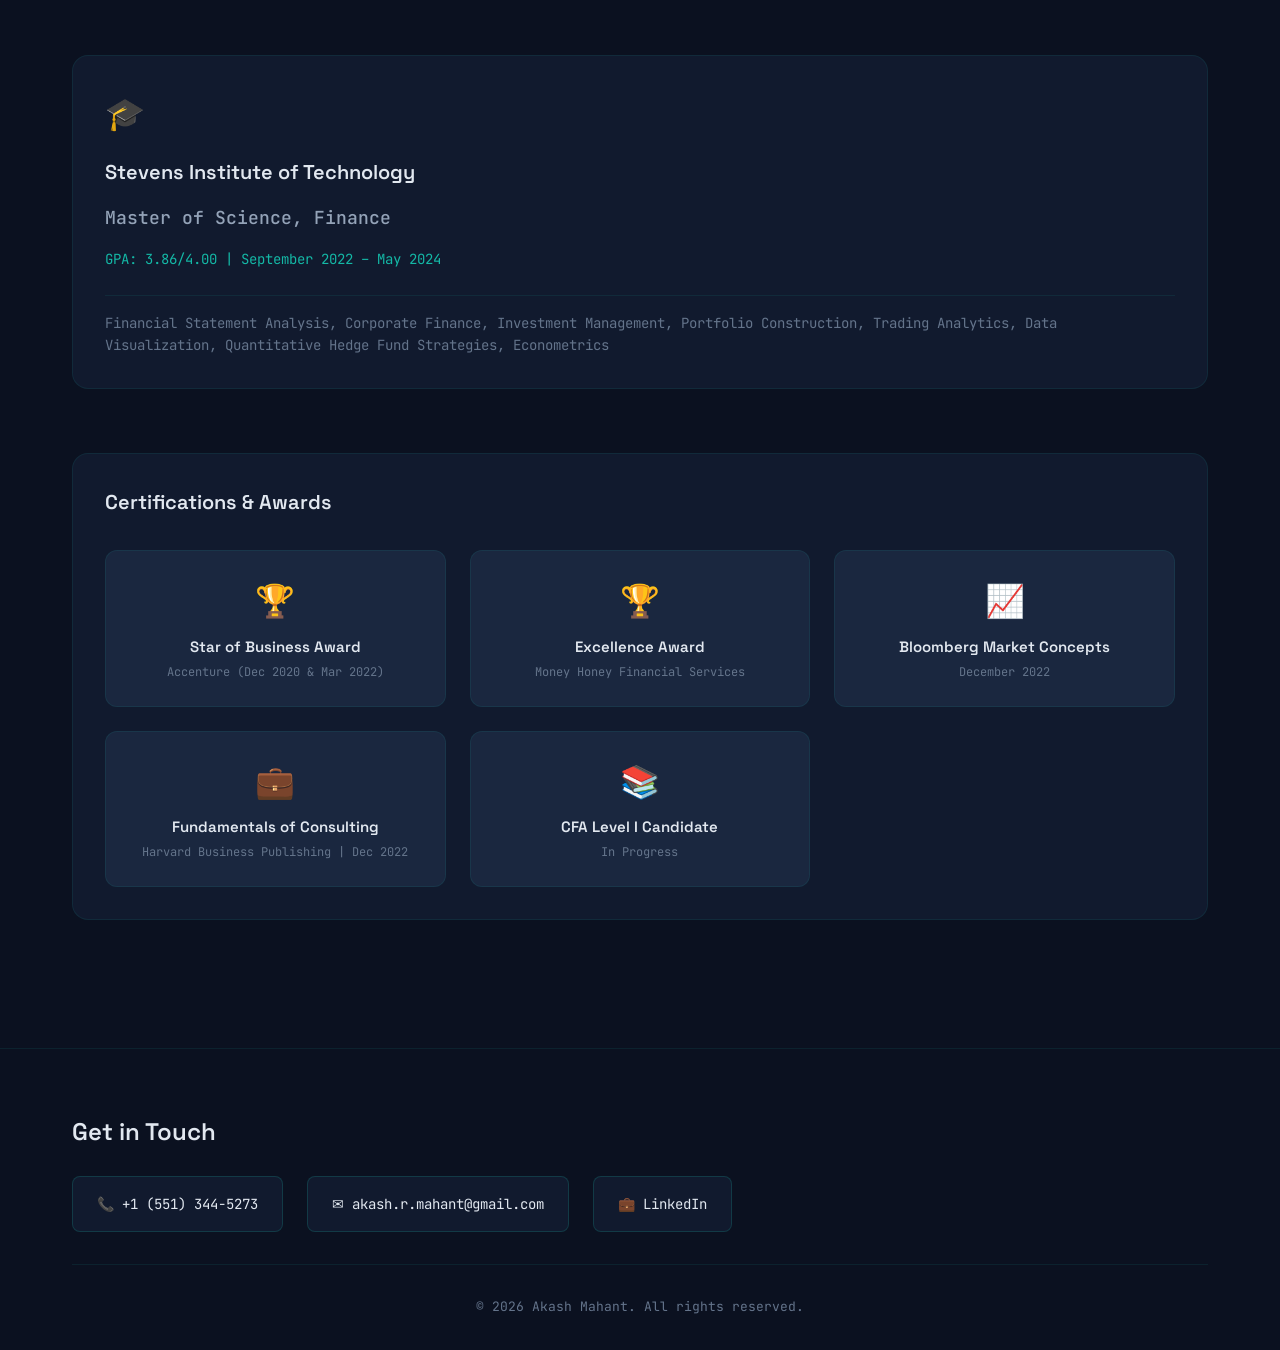
<file: Portfolio/index.html>
<!DOCTYPE html>
<html lang="en">
<head>
    <meta charset="UTF-8">
    <meta name="viewport" content="width=device-width, initial-scale=1.0">
    <title>Akash Mahant | Finance & Accounting Professional</title>
    <link rel="preconnect" href="https://fonts.googleapis.com">
    <link rel="preconnect" href="https://fonts.gstatic.com" crossorigin>
    <link href="https://fonts.googleapis.com/css2?family=JetBrains+Mono:wght@400;500;600&family=Space+Grotesk:wght@300;400;500;600;700&display=swap" rel="stylesheet" media="print" onload="this.media='all'">
    <noscript><link href="https://fonts.googleapis.com/css2?family=JetBrains+Mono:wght@400;500;600&family=Space+Grotesk:wght@300;400;500;600;700&display=swap" rel="stylesheet" media="all"></noscript>
    <link rel="stylesheet" href="css/styles.css">
</head>
<body>
    <!-- Navigation -->
    <nav class="navbar">
        <div class="nav-container">
            <a href="#hero" class="nav-logo">AM</a>
            <ul class="nav-links">
                <li><a href="#about">About</a></li>
                <li><a href="#experience">Experience</a></li>
                <li><a href="#skills">Skills</a></li>
                <li><a href="#projects">Projects</a></li>
                <li><a href="#education">Education</a></li>
            </ul>
        </div>
    </nav>

    <!-- Hero Section -->
    <section id="hero" class="hero">
        <div class="hero-bg">
            <div class="gradient-mesh"></div>
            <div class="grid-overlay"></div>
        </div>
        <div class="hero-content">
            <p class="hero-label fade-in">Finance & Accounting Professional</p>
            <h1 class="hero-name fade-in">Akash Mahant</h1>
            <p class="hero-tagline fade-in">CFA Level I Candidate | MS Finance, Stevens Institute of Technology</p>
            <div class="hero-contact fade-in">
                <a href="tel:+15513445273" class="contact-link">
                    <span class="contact-icon">📞</span>
                    <span>+1 (551) 344-5273</span>
                </a>
                <a href="mailto:akash.r.mahant@gmail.com" class="contact-link">
                    <span class="contact-icon">✉</span>
                    <span>akash.r.mahant@gmail.com</span>
                </a>
                <a href="https://www.linkedin.com/in/akashmahant" target="_blank" class="contact-link">
                    <span class="contact-icon">💼</span>
                    <span>LinkedIn</span>
                </a>
            </div>
            <a href="#experience" class="scroll-indicator fade-in">
                <span>Scroll to explore</span>
                <svg width="24" height="24" viewBox="0 0 24 24" fill="none">
                    <path d="M12 5v14M5 12l7 7 7-7" stroke="currentColor" stroke-width="2" stroke-linecap="round" stroke-linejoin="round"/>
                </svg>
            </a>
        </div>
    </section>

    <!-- About Section -->
    <section id="about" class="section about">
        <div class="container">
            <div class="section-header">
                <span class="section-badge">01</span>
                <h2 class="section-title">About</h2>
            </div>
            <div class="about-content">
                <div class="about-text">
                    <p>Detail-oriented finance & accounting professional with an MS in Finance and hands-on experience in accounts payable, grant billing, and financial reporting. Seeking to leverage expertise in a collaborative environment.</p>
                    <p>As a CFA Level I candidate, I combine strong analytical skills with practical experience in financial operations. My expertise spans grant billing operations, financial reporting, and process automation — consistently delivering accuracy and efficiency in collaborative environments.</p>
                </div>
                <div class="about-highlights">
                    <div class="highlight-card">
                        <span class="highlight-number" data-target="200" data-prefix="$" data-suffix="K+">0</span>
                        <span class="highlight-label">Quarterly Billing</span>
                    </div>
                    <div class="highlight-card">
                        <span class="highlight-number" data-target="99" data-prefix="" data-suffix="%+">0</span>
                        <span class="highlight-label">Accuracy Rate</span>
                    </div>
                    <div class="highlight-card">
                        <span class="highlight-number" data-target="90" data-prefix="" data-suffix="%">0</span>
                        <span class="highlight-label">Efficiency Improvement</span>
                    </div>
                    <div class="highlight-card">
                        <span class="highlight-number" data-target="200" data-prefix="" data-suffix="+">0</span>
                        <span class="highlight-label">Invoices Monthly</span>
                    </div>
                </div>
            </div>
        </div>
    </section>

    <!-- Experience Section -->
    <section id="experience" class="section experience">
        <div class="container">
            <div class="section-header">
                <span class="section-badge">02</span>
                <h2 class="section-title">Experience</h2>
            </div>
            <div class="timeline">
                <div class="timeline-item experience-card">
                    <div class="timeline-marker"></div>
                    <div class="card-content">
                        <span class="role-badge">Current Role</span>
                        <h3 class="company">Volunteers of America-Greater New York</h3>
                        <p class="role">Staff Accountant | January 2025 – Present</p>
                        <ul class="achievement-list">
                            <li><strong>Grant Billing:</strong> Preparing and submitting claims totaling <span class="highlight">$45K-$100K quarterly</span> with 100% compliance</li>
                            <li><strong>Process Automation:</strong> Developed Power Automate workflow routing <span class="highlight">200+ invoices monthly</span>, eliminating manual file handling</li>
                            <li><strong>Financial Reconciliation:</strong> Daily invoice and PO management in Microsoft Business Central with <span class="highlight">99%+ accuracy</span></li>
                            <li><strong>Vendor Management:</strong> Reduced outstanding issues by <span class="highlight">30%</span> through proactive resolution</li>
                        </ul>
                    </div>
                </div>
                <div class="timeline-item experience-card">
                    <div class="timeline-marker"></div>
                    <div class="card-content">
                        <h3 class="company">Accenture</h3>
                        <p class="role">Senior Process Associate | August 2019 – July 2022</p>
                        <ul class="achievement-list">
                            <li><strong>Automation Excellence:</strong> Custom Excel macros improving efficiency by <span class="highlight">90%</span>, generating <span class="highlight">$1,100 quarterly savings</span></li>
                            <li><strong>Performance:</strong> <span class="highlight">124% productivity rate</span> across 500+ weekly invoice operations with 100% accuracy</li>
                            <li><strong>Leadership:</strong> Trained 7+ team members, establishing standardized onboarding procedures</li>
                            <li><strong>Compliance:</strong> Enhanced framework by auditing and updating SOPs for evolving financial controls</li>
                        </ul>
                    </div>
                </div>
                <div class="timeline-item experience-card">
                    <div class="timeline-marker"></div>
                    <div class="card-content">
                        <h3 class="company">Money Honey Financial Services</h3>
                        <p class="role">Financial Advisor | July 2018 – November 2018</p>
                        <ul class="achievement-list">
                            <li><strong>Client Relations:</strong> <span class="highlight">100% client retention rate</span> across 200+ client portfolio</li>
                            <li><strong>Investment Performance:</strong> Delivered <span class="highlight">8% ROI</span> on $750K diversified portfolio</li>
                            <li><strong>Asset Allocation:</strong> Strategic management across equity, fixed income, and alternative instruments</li>
                        </ul>
                    </div>
                </div>
            </div>
        </div>
    </section>

    <!-- Skills Section -->
    <section id="skills" class="section skills">
        <div class="container">
            <div class="section-header">
                <span class="section-badge">03</span>
                <h2 class="section-title">Skills</h2>
            </div>
            <div class="skills-grid">
                <div class="skills-category">
                    <h3 class="category-title">Technical Skills</h3>
                    <div class="skills-list">
                        <div class="skill-item">
                            <span class="skill-name">Accounts Payable</span>
                            <div class="skill-bar"><div class="skill-fill" style="width: 95%"></div></div>
                        </div>
                        <div class="skill-item">
                            <span class="skill-name">Financial Reporting & Analysis</span>
                            <div class="skill-bar"><div class="skill-fill" style="width: 90%"></div></div>
                        </div>
                        <div class="skill-item">
                            <span class="skill-name">Purchase Order Management</span>
                            <div class="skill-bar"><div class="skill-fill" style="width: 85%"></div></div>
                        </div>
                        <div class="skill-item">
                            <span class="skill-name">Grant Billing & Compliance</span>
                            <div class="skill-bar"><div class="skill-fill" style="width: 95%"></div></div>
                        </div>
                        <div class="skill-item">
                            <span class="skill-name">Microsoft Business Central</span>
                            <div class="skill-bar"><div class="skill-fill" style="width: 90%"></div></div>
                        </div>
                        <div class="skill-item">
                            <span class="skill-name">Oracle Cloud</span>
                            <div class="skill-bar"><div class="skill-fill" style="width: 80%"></div></div>
                        </div>
                        <div class="skill-item">
                            <span class="skill-name">Advanced Excel (Macros, Pivot, VLOOKUP)</span>
                            <div class="skill-bar"><div class="skill-fill" style="width: 95%"></div></div>
                        </div>
                        <div class="skill-item">
                            <span class="skill-name">Power Automate</span>
                            <div class="skill-bar"><div class="skill-fill" style="width: 85%"></div></div>
                        </div>
                    </div>
                </div>
                <div class="skills-category">
                    <h3 class="category-title">Professional Skills</h3>
                    <div class="skills-list">
                        <div class="skill-item">
                            <span class="skill-name">GAAP Knowledge</span>
                            <div class="skill-bar"><div class="skill-fill" style="width: 90%"></div></div>
                        </div>
                        <div class="skill-item">
                            <span class="skill-name">Regulatory Compliance</span>
                            <div class="skill-bar"><div class="skill-fill" style="width: 95%"></div></div>
                        </div>
                        <div class="skill-item">
                            <span class="skill-name">Audit Support</span>
                            <div class="skill-bar"><div class="skill-fill" style="width: 85%"></div></div>
                        </div>
                        <div class="skill-item">
                            <span class="skill-name">Vendor Management</span>
                            <div class="skill-bar"><div class="skill-fill" style="width: 90%"></div></div>
                        </div>
                        <div class="skill-item">
                            <span class="skill-name">Account Reconciliation</span>
                            <div class="skill-bar"><div class="skill-fill" style="width: 95%"></div></div>
                        </div>
                        <div class="skill-item">
                            <span class="skill-name">Budget Analysis</span>
                            <div class="skill-bar"><div class="skill-fill" style="width: 85%"></div></div>
                        </div>
                        <div class="skill-item">
                            <span class="skill-name">Process Improvement & Automation</span>
                            <div class="skill-bar"><div class="skill-fill" style="width: 95%"></div></div>
                        </div>
                        <div class="skill-item">
                            <span class="skill-name">Internal Controls</span>
                            <div class="skill-bar"><div class="skill-fill" style="width: 90%"></div></div>
                        </div>
                    </div>
                </div>
            </div>
        </div>
    </section>

    <!-- Projects Section -->
    <section id="projects" class="section projects">
        <div class="container">
            <div class="section-header">
                <span class="section-badge">04</span>
                <h2 class="section-title">Projects</h2>
            </div>
            <div class="projects-grid">
                <div class="project-card fade-in">
                    <div class="project-icon">🤖</div>
                    <div class="project-content">
                        <h3 class="project-title">Local AI-Powered SEC Filing Research System</h3>
                        <p class="project-tag">Personal Project | Python, RAG, Local AI</p>
                        <p class="project-description">Developed a Python RAG pipeline to automate regulatory filing analysis across multi-year SEC documents, enabling natural language queries with cited responses while ensuring full data privacy and compliance through local processing.</p>
                        <a href="https://github.com/Mahant-Akash/SEC-Filing-RAG-Local-AI-for-Financial-Research" target="_blank" class="project-link">
                            View on GitHub
                            <svg width="16" height="16" viewBox="0 0 24 24" fill="none">
                                <path d="M18 13v6a2 2 0 0 1-2 2H5a2 2 0 0 1-2-2V8a2 2 0 0 1 2-2h6M15 3h6v6M10 14L21 3" stroke="currentColor" stroke-width="2" stroke-linecap="round" stroke-linejoin="round"/>
                            </svg>
                        </a>
                    </div>
                </div>
                <div class="project-card fade-in">
                    <div class="project-icon">📊</div>
                    <div class="project-content">
                        <h3 class="project-title">DCF Analysis for Apple Stock</h3>
                        <p class="project-tag">Stevens Institute of Technology | Financial Modeling</p>
                        <p class="project-description">Conducted comprehensive DCF analysis on Apple stock using Bloomberg Terminal, forecasting 6% annual revenue growth and identifying 7% upside potential through detailed valuation analysis.</p>
                        <a href="https://github.com/Mahant-Akash/DCF-Model" target="_blank" class="project-link">
                            View on GitHub
                            <svg width="16" height="16" viewBox="0 0 24 24" fill="none">
                                <path d="M18 13v6a2 2 0 0 1-2 2H5a2 2 0 0 1-2-2V8a2 2 0 0 1 2-2h6M15 3h6v6M10 14L21 3" stroke="currentColor" stroke-width="2" stroke-linecap="round" stroke-linejoin="round"/>
                            </svg>
                        </a>
                    </div>
                </div>
                <div class="project-card fade-in">
                    <div class="project-icon">📈</div>
                    <div class="project-content">
                        <h3 class="project-title">Reversal Trading Strategy</h3>
                        <p class="project-tag">Stevens Institute of Technology | Quantitative Strategy</p>
                        <p class="project-description">Developed and back-tested a quarterly reversal strategy selecting 50 stocks from S&P 500 over 5 years, achieving 16.67% cumulative return through data-driven selection criteria.</p>
                        <a href="https://github.com/Mahant-Akash/Reversal-Strategy" target="_blank" class="project-link">
                            View on GitHub
                            <svg width="16" height="16" viewBox="0 0 24 24" fill="none">
                                <path d="M18 13v6a2 2 0 0 1-2 2H5a2 2 0 0 1-2-2V8a2 2 0 0 1 2-2h6M15 3h6v6M10 14L21 3" stroke="currentColor" stroke-width="2" stroke-linecap="round" stroke-linejoin="round"/>
                            </svg>
                        </a>
                    </div>
                </div>
            </div>
        </div>
    </section>

    <!-- Education & Certifications Section -->
    <section id="education" class="section education">
        <div class="container">
            <div class="section-header">
                <span class="section-badge">05</span>
                <h2 class="section-title">Education & Certifications</h2>
            </div>
            <div class="education-grid">
                <div class="education-item">
                    <div class="education-icon">🎓</div>
                    <h3 class="institution">Stevens Institute of Technology</h3>
                    <p class="degree">Master of Science, Finance</p>
                    <p class="gpa">GPA: 3.86/4.00 | September 2022 – May 2024</p>
                    <p class="coursework">Financial Statement Analysis, Corporate Finance, Investment Management, Portfolio Construction, Trading Analytics, Data Visualization, Quantitative Hedge Fund Strategies, Econometrics</p>
                </div>
            </div>
            <div class="certifications">
                <h3 class="certifications-title">Certifications & Awards</h3>
                <div class="cert-grid">
                    <div class="cert-card fade-in">
                        <span class="cert-icon">🏆</span>
                        <span class="cert-name">Star of Business Award</span>
                        <span class="cert-desc">Accenture (Dec 2020 & Mar 2022)</span>
                    </div>
                    <div class="cert-card fade-in">
                        <span class="cert-icon">🏆</span>
                        <span class="cert-name">Excellence Award</span>
                        <span class="cert-desc">Money Honey Financial Services</span>
                    </div>
                    <div class="cert-card fade-in">
                        <span class="cert-icon">📈</span>
                        <span class="cert-name">Bloomberg Market Concepts</span>
                        <span class="cert-desc">December 2022</span>
                    </div>
                    <div class="cert-card fade-in">
                        <span class="cert-icon">💼</span>
                        <span class="cert-name">Fundamentals of Consulting</span>
                        <span class="cert-desc">Harvard Business Publishing | Dec 2022</span>
                    </div>
                    <div class="cert-card fade-in">
                        <span class="cert-icon">📚</span>
                        <span class="cert-name">CFA Level I Candidate</span>
                        <span class="cert-desc">In Progress</span>
                    </div>
                </div>
            </div>
        </div>
    </section>

    <!-- Footer -->
    <footer class="footer">
        <div class="container">
            <div class="footer-content">
                <div class="footer-contact">
                    <h3 class="footer-title">Get in Touch</h3>
                    <div class="footer-links">
                        <a href="tel:+15513445273" class="footer-link">
                            <span>📞</span>
                            <span>+1 (551) 344-5273</span>
                        </a>
                        <a href="mailto:akash.r.mahant@gmail.com" class="footer-link">
                            <span>✉</span>
                            <span>akash.r.mahant@gmail.com</span>
                        </a>
                        <a href="https://www.linkedin.com/in/akashmahant" target="_blank" class="footer-link">
                            <span>💼</span>
                            <span>LinkedIn</span>
                        </a>
                    </div>
                </div>
                <div class="footer-bottom">
                    <p>&copy; 2026 Akash Mahant. All rights reserved.</p>
                </div>
            </div>
        </div>
    </footer>

    <script src="js/main.js"></script>
</body>
</html>
</file>
<file: css/styles.css>
/* =====================================================
   Akash Mahant - Portfolio Website
   Modern Editorial Finance Design
   ===================================================== */

/* CSS Variables - Color Palette */
:root {
    /* Background colors */
    --bg-primary: #0B1120;
    --bg-secondary: #111A2E;
    --bg-tertiary: #1A273F;

    /* Text colors */
    --text-primary: #E5E9F0;
    --text-secondary: #9AA3B8;
    --text-muted: #6B7D8B;
    --text-accent: #5EEAD4;

    /* Accent colors */
    --accent-teal: #14B8A6;
    --accent-teal-dark: #0D9488;
    --accent-teal-light: #5EEAD4;
    --accent-gold: #F59E0B;
    --accent-gold-light: #FBBF24;

    /* Accent RGB for alpha mixins */
    --accent-teal-rgb: 20, 184, 166;

    /* Gradients */
    --gradient-primary: linear-gradient(135deg, var(--accent-teal) 0%, var(--accent-teal-dark) 100%);
    --gradient-gold: linear-gradient(135deg, var(--accent-gold) 0%, var(--accent-gold-light) 100%);

    /* Spacing */
    --spacing-xs: 0.25rem;
    --spacing-sm: 0.5rem;
    --spacing-md: 1rem;
    --spacing-lg: 1.5rem;
    --spacing-xl: 2rem;
    --spacing-2xl: 3rem;
    --spacing-3xl: 4rem;

    /* Typography */
    --font-display: 'Space Grotesk', system-ui, sans-serif;
    --font-body: 'JetBrains Mono', monospace;

    /* Animation */
    --ease-out-expo: cubic-bezier(0.16, 1, 0.3, 1);
    --ease-out-quint: cubic-bezier(0.22, 1, 0.36, 1);
    --ease-out-quart: cubic-bezier(0.25, 1, 0.5, 1);
    --transition-fast: 0.15s var(--ease-out-quart);
    --transition-normal: 0.3s var(--ease-out-quart);
    --transition-slow: 0.5s var(--ease-out-quart);

    /* Border radius scale */
    --radius-sm: 4px;
    --radius-md: 8px;
    --radius-lg: 12px;
    --radius-xl: 16px;

    /* Shadows */
    --shadow-sm: 0 1px 2px rgba(0, 0, 0, 0.3);
    --shadow-md: 0 4px 6px rgba(0, 0, 0, 0.3);
    --shadow-lg: 0 10px 15px rgba(0, 0, 0, 0.4);
    --shadow-glow: 0 0 40px rgba(20, 184, 166, 0.1);
}

/* Reset & Base */
*, *::before, *::after {
    margin: 0;
    padding: 0;
    box-sizing: border-box;
}

html {
    scroll-behavior: smooth;
    -webkit-font-smoothing: antialiased;
    -moz-osx-font-smoothing: grayscale;
}

body {
    font-family: var(--font-body);
    background-color: var(--bg-primary);
    color: var(--text-primary);
    line-height: 1.6;
    overflow-x: hidden;
}

a {
    color: var(--accent-teal);
    text-decoration: none;
    transition: color var(--transition-fast);
}

a:hover {
    color: var(--accent-teal-light);
}

/* Container */
.container {
    max-width: 1200px;
    margin: 0 auto;
    padding: 0 var(--spacing-xl);
}

/* =====================================================
   Navigation
   ===================================================== */
.navbar {
    position: fixed;
    top: 0;
    left: 0;
    right: 0;
    z-index: 1000;
    background: rgba(11, 17, 32, 0.95);
    backdrop-filter: blur(10px);
    border-bottom: 1px solid rgba(20, 184, 166, 0.1);
    transition: all var(--transition-normal);
}

.navbar-scrolled {
    box-shadow: 0 4px 30px rgba(0, 0, 0, 0.3);
    background: rgba(11, 17, 32, 0.98);
}

.nav-container {
    max-width: 1200px;
    margin: 0 auto;
    padding: var(--spacing-lg) var(--spacing-xl);
    display: flex;
    justify-content: space-between;
    align-items: center;
}

.nav-logo {
    font-family: var(--font-display);
    font-size: 1.5rem;
    font-weight: 700;
    color: var(--accent-teal);
    letter-spacing: -0.02em;
    transition: transform var(--transition-fast);
}

.nav-logo:hover {
    transform: scale(1.05) rotate(-1deg);
}

.nav-links {
    display: flex;
    list-style: none;
    gap: var(--spacing-2xl);
}

.nav-links a {
    color: var(--text-secondary);
    font-size: 0.875rem;
    position: relative;
    padding: var(--spacing-sm) 0;
    transition: color var(--transition-fast);
}

.nav-links a::after {
    content: '';
    position: absolute;
    bottom: 0;
    left: 0;
    width: 0;
    height: 1px;
    background: var(--accent-teal);
    transition: width var(--transition-normal);
}

.nav-links a:hover,
.nav-links a[aria-current="page"] {
    color: var(--accent-teal);
}

.nav-links a:hover::after,
.nav-links a[aria-current="page"]::after {
    width: 100%;
}

/* Mobile Menu Toggle */
.nav-toggle {
    display: none;
    flex-direction: column;
    justify-content: center;
    gap: 5px;
    width: 44px;
    height: 44px;
    background: none;
    border: none;
    cursor: pointer;
    padding: 10px;
    z-index: 1001;
}

.nav-toggle span {
    display: block;
    width: 22px;
    height: 2px;
    background: var(--text-primary);
    border-radius: 1px;
    transition: transform var(--transition-fast), opacity var(--transition-fast);
    transform-origin: center;
}

.nav-toggle[aria-expanded="true"] span:nth-child(1) {
    transform: translateY(7px) rotate(45deg);
}

.nav-toggle[aria-expanded="true"] span:nth-child(2) {
    opacity: 0;
}

.nav-toggle[aria-expanded="true"] span:nth-child(3) {
    transform: translateY(-7px) rotate(-45deg);
}

@media (max-width: 768px) {
    .nav-toggle {
        display: flex;
    }

    .nav-links {
        position: fixed;
        top: 0;
        right: 0;
        bottom: 0;
        width: min(320px, 75vw);
        flex-direction: column;
        justify-content: center;
        align-items: center;
        gap: var(--spacing-xl);
        background: var(--bg-primary);
        border-left: 1px solid rgba(20, 184, 166, 0.1);
        transform: translateX(100%);
        transition: transform var(--transition-normal) var(--ease-out-quart);
        z-index: 1000;
    }

    .nav-links.open {
        transform: translateX(0);
    }

    .nav-links a {
        font-size: 1rem;
    }

    .nav-overlay {
        display: none;
        position: fixed;
        inset: 0;
        background: rgba(0, 0, 0, 0.5);
        z-index: 999;
    }

    .nav-overlay.visible {
        display: block;
    }
}

/* =====================================================
   Hero Section
   ===================================================== */
.hero {
    min-height: 100vh;
    display: flex;
    align-items: center;
    justify-content: center;
    position: relative;
    padding: var(--spacing-3xl) var(--spacing-xl);
    overflow: hidden;
}

.hero-bg {
    position: absolute;
    inset: 0;
    overflow: hidden;
}

.gradient-mesh {
    position: absolute;
    width: 150%;
    height: 150%;
    top: -25%;
    left: -25%;
    background: radial-gradient(circle at 30% 40%, rgba(20, 184, 166, 0.15) 0%, transparent 50%),
                radial-gradient(circle at 70% 60%, rgba(245, 158, 11, 0.1) 0%, transparent 50%),
                radial-gradient(circle at 40% 80%, rgba(20, 184, 166, 0.08) 0%, transparent 40%);
    animation: meshPulse 15s ease-in-out infinite;
}

@keyframes meshPulse {
    0%, 100% { transform: translate(0, 0) scale(1); }
    25% { transform: translate(2%, 1%) scale(1.02); }
    50% { transform: translate(-1%, 2%) scale(0.98); }
    75% { transform: translate(1%, -1%) scale(1.01); }
}

.grid-overlay {
    position: absolute;
    inset: 0;
    background-image:
        linear-gradient(rgba(20, 184, 166, 0.03) 1px, transparent 1px),
        linear-gradient(90deg, rgba(20, 184, 166, 0.03) 1px, transparent 1px);
    background-size: 50px 50px;
    pointer-events: none;
}

.hero-content {
    position: relative;
    text-align: center;
    z-index: 1;
    max-width: 900px;
}

.hero-label {
    font-family: var(--font-body);
    font-size: 1rem;
    color: var(--accent-teal);
    margin-bottom: var(--spacing-lg);
    letter-spacing: 0.05em;
    opacity: 0;
    animation: fadeInUp 0.9s var(--ease-out-expo) 0ms forwards;
}

.hero-name {
    font-family: var(--font-display);
    font-size: clamp(3rem, 8vw, 6rem);
    font-weight: 700;
    line-height: 1.1;
    letter-spacing: -0.03em;
    color: #fff;
    margin-bottom: var(--spacing-lg);
    opacity: 0;
    animation: fadeInUp 1s var(--ease-out-expo) 400ms forwards;
}

.hero-tagline {
    font-family: var(--font-body);
    font-size: 1.125rem;
    color: var(--text-secondary);
    margin-bottom: var(--spacing-2xl);
    opacity: 0;
    animation: fadeInUp 0.7s var(--ease-out-expo) 750ms forwards;
}

.hero-tagline-typing {
    border-right: 2px solid var(--accent-teal);
    animation: blink 0.7s step-end infinite;
    white-space: pre-wrap;
}

@keyframes blink {
    50% { border-color: transparent; }
}

.hero-contact {
    display: flex;
    flex-wrap: wrap;
    justify-content: center;
    gap: var(--spacing-lg);
    margin-bottom: var(--spacing-3xl);
    opacity: 0;
    animation: fadeInUp 0.6s var(--ease-out-expo) 950ms forwards;
}

.contact-link {
    display: inline-flex;
    align-items: center;
    gap: var(--spacing-sm);
    padding: var(--spacing-sm) var(--spacing-md);
    background: rgba(20, 184, 166, 0.1);
    border-radius: 8px;
    font-size: 0.875rem;
    color: var(--text-primary);
    border: 1px solid rgba(20, 184, 166, 0.2);
    transition: all var(--transition-fast);
}

.contact-link:hover {
    background: rgba(20, 184, 166, 0.2);
    border-color: var(--accent-teal);
    transform: translateY(-2px);
}

.contact-icon {
    font-size: 1rem;
}

.scroll-indicator {
    display: inline-flex;
    flex-direction: column;
    align-items: center;
    gap: var(--spacing-sm);
    color: var(--text-muted);
    font-size: 0.75rem;
    opacity: 0;
    animation: fadeInUp 0.5s var(--ease-out-expo) 1.1s forwards;
    transition: color var(--transition-fast);
}

.scroll-indicator:hover {
    color: var(--accent-teal);
}

.scroll-indicator svg {
    animation: scrollHint 2s ease-in-out infinite;
}

@keyframes fadeInUp {
    from {
        opacity: 0;
        transform: translateY(30px);
    }
    to {
        opacity: 1;
        transform: translateY(0);
    }
}

@keyframes scrollHint {
    0%, 100% { transform: translateY(0); }
    50% { transform: translateY(6px); }
}

/* =====================================================
   Section Styles
   ===================================================== */
.section {
    padding: var(--spacing-3xl) 0;
}

.section-header {
    display: flex;
    align-items: center;
    gap: var(--spacing-lg);
    margin-bottom: var(--spacing-3xl);
}

.section-badge {
    font-family: var(--font-body);
    font-size: 0.875rem;
    color: var(--accent-teal);
    font-weight: 500;
}

.section-title {
    font-family: var(--font-display);
    font-size: clamp(1.75rem, 4vw, 2.5rem);
    font-weight: 600;
    color: var(--text-primary);
}

/* =====================================================
   About Section
   ===================================================== */
.about-content {
    display: grid;
    grid-template-columns: 1fr 1fr;
    gap: var(--spacing-3xl);
    align-items: start;
}

.about-text {
    padding-right: var(--spacing-xl);
    border-right: 1px solid rgba(20, 184, 166, 0.2);
    max-width: 65ch;
}

.about-text p {
    font-size: 1.125rem;
    color: var(--text-secondary);
    margin-bottom: var(--spacing-lg);
    line-height: 1.8;
}

.about-highlights {
    display: grid;
    grid-template-columns: repeat(2, 1fr);
    gap: var(--spacing-lg);
}

.highlight-card {
    padding: var(--spacing-lg);
    background: var(--bg-tertiary);
    border-radius: 12px;
    text-align: center;
    border: 1px solid rgba(20, 184, 166, 0.1);
    transition: all var(--transition-normal);
}

.highlight-card:hover {
    border-color: var(--accent-teal);
    transform: translateY(-4px);
    box-shadow: var(--shadow-glow);
}

.highlight-number {
    display: block;
    font-family: var(--font-display);
    font-size: 2rem;
    font-weight: 700;
    color: var(--accent-teal);
    margin-bottom: var(--spacing-xs);
}

.highlight-label {
    font-family: var(--font-body);
    font-size: 0.875rem;
    color: var(--text-secondary);
}

/* =====================================================
   Experience Section
   ===================================================== */
.timeline {
    position: relative;
    padding-left: var(--spacing-xl);
}

.timeline::before {
    content: '';
    position: absolute;
    left: 0;
    top: 0;
    bottom: 0;
    width: 1px;
    background: linear-gradient(to bottom, var(--accent-teal), rgba(20, 184, 166, 0.3));
}

.timeline-item {
    position: relative;
    margin-bottom: var(--spacing-3xl);
    opacity: 0;
    transform: translateX(-30px);
    transition: opacity 0.7s var(--ease-out-expo), transform 0.7s var(--ease-out-expo);
}

.timeline-item.visible {
    opacity: 1;
    transform: translateX(0);
}

.timeline-marker {
    position: absolute;
    left: calc(-1 * var(--spacing-xl));
    top: var(--spacing-lg);
    width: 16px;
    height: 16px;
    background: var(--bg-primary);
    border: 3px solid var(--accent-teal);
    border-radius: 50%;
    box-shadow: 0 0 10px rgba(20, 184, 166, 0.5);
    z-index: 1;
}

.timeline-item:last-child {
    margin-bottom: 0;
}

.experience-card {
    background: var(--bg-secondary);
    border: 1px solid rgba(20, 184, 166, 0.1);
    border-radius: 16px;
    padding: var(--spacing-xl);
    transition: all var(--transition-normal);
}

.experience-card:hover {
    border-color: var(--accent-teal);
    box-shadow: var(--shadow-lg);
    transform: scale(1.01);
    transform-origin: left center;
}

.role-badge {
    display: inline-block;
    padding: var(--spacing-xs) var(--spacing-md);
    background: var(--gradient-primary);
    color: var(--bg-primary);
    font-family: var(--font-body);
    font-size: 0.75rem;
    font-weight: 600;
    border-radius: 4px;
    margin-bottom: var(--spacing-md);
}

.company {
    font-family: var(--font-display);
    font-size: 1.5rem;
    font-weight: 600;
    color: var(--text-primary);
    margin-bottom: var(--spacing-sm);
}

.role {
    font-family: var(--font-body);
    color: var(--text-muted);
    margin-bottom: var(--spacing-lg);
}

.achievement-list {
    list-style: none;
}

.achievement-list li {
    font-size: 0.9375rem;
    color: var(--text-secondary);
    margin-bottom: var(--spacing-md);
    padding-left: var(--spacing-md);
    position: relative;
}

.achievement-list li::before {
    content: '→';
    position: absolute;
    left: calc(-1 * var(--spacing-md));
    color: var(--accent-teal);
}

.highlight {
    color: var(--accent-teal);
    font-weight: 600;
}

/* =====================================================
   Skills Section
   ===================================================== */
.skills-grid {
    display: grid;
    grid-template-columns: repeat(2, 1fr);
    gap: var(--spacing-3xl);
}

.skills-category {
    background: var(--bg-secondary);
    border: 1px solid rgba(20, 184, 166, 0.1);
    border-radius: 16px;
    padding: var(--spacing-xl);
}

.category-title {
    font-family: var(--font-display);
    font-size: 1.25rem;
    font-weight: 600;
    color: var(--text-primary);
    margin-bottom: var(--spacing-xl);
    padding-bottom: var(--spacing-md);
    border-bottom: 1px solid rgba(20, 184, 166, 0.2);
}

.skills-list {
    display: flex;
    flex-direction: column;
    gap: var(--spacing-lg);
}

.skill-item {
    display: flex;
    flex-direction: column;
    gap: var(--spacing-sm);
}

.skill-info-row {
    display: flex;
    justify-content: space-between;
    align-items: baseline;
}

.skill-name {
    font-size: 0.875rem;
    color: var(--text-secondary);
    font-family: var(--font-body);
}

.skill-percentage {
    font-size: 0.75rem;
    color: var(--accent-teal);
    font-family: var(--font-body);
    font-weight: 600;
}

.skill-bar {
    height: 6px;
    background: rgba(20, 184, 166, 0.2);
    border-radius: 3px;
    overflow: hidden;
}

.skill-fill {
    height: 100%;
    background: var(--gradient-primary);
    border-radius: 3px;
    transform-origin: left;
    transform: scaleX(0);
    transition: transform var(--transition-slow), box-shadow 0.2s ease;
}

.skill-item.visible .skill-fill {
    transition: transform var(--transition-slow) var(--ease-out-expo);
}

.skill-item:hover .skill-fill {
    box-shadow: 0 0 20px rgba(20, 184, 166, 0.5);
}

/* =====================================================
   Projects Section
   ===================================================== */
.projects-grid {
    display: grid;
    grid-template-columns: repeat(auto-fit, minmax(350px, 1fr));
    gap: var(--spacing-xl);
}

.project-card {
    background: var(--bg-secondary);
    border: 1px solid rgba(20, 184, 166, 0.1);
    border-radius: 16px;
    padding: var(--spacing-xl);
    transition: all var(--transition-normal);
    position: relative;
}

.project-card::before {
    content: '';
    position: absolute;
    top: 0;
    left: 0;
    right: 0;
    height: 2px;
    background: var(--gradient-primary);
    transform: scaleX(0);
    transform-origin: left;
    transition: transform var(--transition-normal);
}

.project-card:hover::before {
    transform: scaleX(1);
}

.project-card:hover {
    transform: translateY(-8px);
    border-color: var(--accent-teal);
    box-shadow: var(--shadow-lg), var(--shadow-glow);
}

.project-icon {
    font-size: 2.5rem;
    margin-bottom: var(--spacing-lg);
    color: var(--accent-teal);
}

.project-title {
    font-family: var(--font-display);
    font-size: 1.25rem;
    font-weight: 600;
    color: var(--text-primary);
    margin-bottom: var(--spacing-sm);
}

.project-tag {
    font-family: var(--font-body);
    font-size: 0.8125rem;
    color: var(--accent-teal);
    margin-bottom: var(--spacing-md);
}

.project-description {
    font-size: 0.9375rem;
    color: var(--text-secondary);
    margin-bottom: var(--spacing-lg);
    line-height: 1.7;
}

.project-link {
    display: inline-flex;
    align-items: center;
    gap: var(--spacing-sm);
    font-family: var(--font-body);
    font-size: 0.875rem;
    color: var(--accent-teal);
    font-weight: 500;
    padding-bottom: 4px;
    border-bottom: 1px solid transparent;
    transition: all var(--transition-fast);
}

.project-link:hover {
    color: var(--accent-gold);
    border-color: var(--accent-gold);
}

.project-link svg {
    transition: transform var(--transition-fast);
}

.project-link:hover svg {
    transform: translateX(4px);
}

/* Staggered animation delays */
.project-card:nth-child(1) { animation: fadeInUp 0.6s var(--ease-out-quart) 0.2s both; }
.project-card:nth-child(2) { animation: fadeInUp 0.6s var(--ease-out-quart) 0.35s both; }
.project-card:nth-child(3) { animation: fadeInUp 0.6s var(--ease-out-quart) 0.5s both; }

/* =====================================================
   Education Section
   ===================================================== */
.education-grid {
    margin-bottom: var(--spacing-3xl);
}

.education-item {
    background: var(--bg-secondary);
    border: 1px solid rgba(20, 184, 166, 0.1);
    border-radius: 16px;
    padding: var(--spacing-xl);
    display: flex;
    flex-direction: column;
    gap: var(--spacing-md);
    transition: all var(--transition-normal);
}

.education-item:hover {
    border-color: var(--accent-teal);
    box-shadow: var(--shadow-glow);
}

.education-icon {
    font-size: 2rem;
    color: var(--accent-teal);
}

.institution {
    font-family: var(--font-display);
    font-size: 1.25rem;
    font-weight: 600;
    color: var(--text-primary);
}

.degree {
    font-size: 1.125rem;
    color: var(--text-secondary);
    font-weight: 500;
}

.gpa {
    font-family: var(--font-body);
    font-size: 0.875rem;
    color: var(--accent-teal);
}

.coursework {
    font-size: 0.875rem;
    color: var(--text-muted);
    line-height: 1.6;
    margin-top: var(--spacing-sm);
    padding-top: var(--spacing-md);
    border-top: 1px solid rgba(20, 184, 166, 0.1);
}

.certifications {
    background: var(--bg-secondary);
    border: 1px solid rgba(20, 184, 166, 0.1);
    border-radius: 16px;
    padding: var(--spacing-xl);
}

.certifications-title {
    font-family: var(--font-display);
    font-size: 1.25rem;
    font-weight: 600;
    color: var(--text-primary);
    margin-bottom: var(--spacing-xl);
}

.cert-grid {
    display: grid;
    grid-template-columns: repeat(auto-fit, minmax(250px, 1fr));
    gap: var(--spacing-lg);
}

.cert-card {
    display: flex;
    flex-direction: column;
    align-items: center;
    text-align: center;
    padding: var(--spacing-lg);
    background: var(--bg-tertiary);
    border-radius: 12px;
    border: 1px solid rgba(20, 184, 166, 0.1);
    transition: all var(--transition-normal);
}

.cert-card:hover {
    border-color: var(--accent-gold);
    transform: translateY(-4px);
    box-shadow: var(--shadow-md);
}

.cert-icon {
    font-size: 2rem;
    margin-bottom: var(--spacing-sm);
    color: var(--accent-teal);
}

.cert-name {
    font-family: var(--font-display);
    font-size: 0.9375rem;
    font-weight: 600;
    color: var(--text-primary);
    margin-bottom: var(--spacing-xs);
}

.cert-desc {
    font-family: var(--font-body);
    font-size: 0.8125rem;
    color: var(--text-muted);
}

/* Staggered cert card animations */
.cert-card:nth-child(1) { animation: fadeInUp 0.5s var(--ease-out-quart) 0.15s both; }
.cert-card:nth-child(2) { animation: fadeInUp 0.5s var(--ease-out-quart) 0.25s both; }
.cert-card:nth-child(3) { animation: fadeInUp 0.5s var(--ease-out-quart) 0.35s both; }
.cert-card:nth-child(4) { animation: fadeInUp 0.5s var(--ease-out-quart) 0.45s both; }
.cert-card:nth-child(5) { animation: fadeInUp 0.5s var(--ease-out-quart) 0.55s both; }

/* =====================================================
   Footer
   ===================================================== */
.footer {
    border-top: 1px solid rgba(20, 184, 166, 0.1);
    padding: var(--spacing-3xl) 0 var(--spacing-xl);
    margin-top: var(--spacing-3xl);
}

.footer-content {
    display: flex;
    flex-direction: column;
    gap: var(--spacing-xl);
}

.footer-contact {
    padding-bottom: var(--spacing-xl);
    border-bottom: 1px solid rgba(20, 184, 166, 0.1);
}

.footer-title {
    font-family: var(--font-display);
    font-size: 1.5rem;
    font-weight: 600;
    color: var(--text-primary);
    margin-bottom: var(--spacing-lg);
}

.footer-links {
    display: flex;
    flex-wrap: wrap;
    gap: var(--spacing-lg);
}

.footer-link {
    display: inline-flex;
    align-items: center;
    gap: var(--spacing-sm);
    padding: var(--spacing-md) var(--spacing-lg);
    background: var(--bg-secondary);
    border: 1px solid rgba(20, 184, 166, 0.2);
    border-radius: var(--radius-md);
    font-family: var(--font-body);
    font-size: 0.875rem;
    color: var(--text-primary);
    transition: all var(--transition-fast);
}

.footer-link:hover {
    border-color: var(--accent-teal);
    background: rgba(20, 184, 166, 0.1);
    transform: translateY(-2px);
}

.footer-bottom {
    text-align: center;
}

.footer-bottom p {
    font-family: var(--font-body);
    font-size: 0.8125rem;
    color: var(--text-muted);
}

/* =====================================================
   Scroll Animations
   ===================================================== */
.fade-in {
    opacity: 0;
    transform: translateY(40px);
    transition: opacity 0.7s var(--ease-out-expo), transform 0.7s var(--ease-out-expo);
}

.fade-in.visible {
    opacity: 1;
    transform: translateY(0);
}

/* =====================================================
   Responsive Design
   ===================================================== */

/* Tablet (768-1024px) — hybrid two-column layouts */
@media (min-width: 768px) and (max-width: 1024px) {
    .about-content {
        grid-template-columns: 1fr 1fr;
        gap: var(--spacing-2xl);
    }

    .about-text {
        padding-right: var(--spacing-xl);
        border-right: 1px solid rgba(20, 184, 166, 0.2);
    }

    .skills-grid {
        grid-template-columns: 1fr 1fr;
        gap: var(--spacing-xl);
    }

    .projects-grid {
        grid-template-columns: repeat(2, 1fr);
        gap: var(--spacing-lg);
    }

    .hero-name {
        font-size: 3.5rem;
    }
}

/* Mobile (<768px) — single column, drawer nav */
@media (max-width: 767px) {
    .section {
        padding: var(--spacing-2xl) 0;
    }

    .section-header {
        flex-direction: column;
        align-items: flex-start;
        gap: var(--spacing-md);
    }

    .section-badge {
        font-size: 0.75rem;
    }

    .hero-name {
        font-size: 2.5rem;
    }

    .hero-tagline {
        animation: none;
        opacity: 1;
    }

    .hero-contact {
        flex-direction: column;
        align-items: center;
    }

    .about-highlights {
        grid-template-columns: 1fr;
    }

    .projects-grid {
        grid-template-columns: 1fr;
    }

    .cert-grid {
        grid-template-columns: 1fr;
    }

    .footer-links {
        flex-direction: column;
    }

    .footer-link {
        width: 100%;
        justify-content: center;
    }

    /* Disable GPU-heavy gradient mesh on mobile */
    .gradient-mesh {
        display: none;
    }

    .hero-bg {
        background: radial-gradient(circle at 30% 40%, rgba(20, 184, 166, 0.1) 0%, transparent 60%),
                    radial-gradient(circle at 70% 60%, rgba(245, 158, 11, 0.06) 0%, transparent 60%);
    }
}

/* Mobile landscape — narrower hero text, less vertical padding */
@media (max-width: 767px) and (orientation: landscape) {
    .hero-name {
        font-size: 1.875rem;
    }

    .hero-tagline {
        font-size: 0.8125rem;
    }

    .section {
        padding: var(--spacing-xl) 0;
    }
}

@media (max-width: 480px) {
    .hero-name {
        font-size: clamp(2rem, 10vw, 2.5rem);
    }

    .hero-tagline {
        font-size: 1rem;
    }

    .container {
        padding: 0 var(--spacing-md);
    }

    .section-title {
        font-size: 1.75rem;
    }

    .experience-card {
        padding: var(--spacing-lg);
    }

    .project-card {
        padding: var(--spacing-lg);
    }
}

/* =====================================================
   Touch & Reduced Motion
   ===================================================== */
@media (hover: none) and (pointer: coarse) {
    .nav-toggle {
        width: 48px;
        height: 48px;
    }

    .contact-link {
        padding: var(--spacing-md) var(--spacing-lg);
    }

    .footer-link {
        padding: var(--spacing-lg) var(--spacing-lg);
    }

    /* Disable hover-only effects that don't translate to touch */
    .project-card:hover {
        transform: none;
    }

    .highlight-card:hover {
        transform: none;
    }

    .skill-item:hover .skill-fill {
        box-shadow: none;
    }
}

/* =====================================================
   Utility Classes
   ===================================================== */
.text-teal {
    color: var(--accent-teal) !important;
}

.text-gold {
    color: var(--accent-gold) !important;
}

.bg-primary {
    background-color: var(--bg-primary) !important;
}

.bg-secondary {
    background-color: var(--bg-secondary) !important;
}

/* Selection styling */
::selection {
    background: rgba(20, 184, 166, 0.3);
    color: var(--text-primary);
}

/* Focus styles */
a:focus-visible,
button:focus-visible {
    outline: 2px solid var(--accent-teal);
    outline-offset: 2px;
}

/* Reduced motion */
@media (prefers-reduced-motion: reduce) {
    *,
    *::before,
    *::after {
        animation-duration: 0.01ms !important;
        animation-iteration-count: 1 !important;
        transition-duration: 0.01ms !important;
    }

    html {
        scroll-behavior: auto;
    }
}
</file>
<file: Portfolio/css/styles.css>
/* =====================================================
   Akash Mahant - Portfolio Website
   Modern Editorial Finance Design
   ===================================================== */

/* CSS Variables - Color Palette */
:root {
    /* Background colors */
    --bg-primary: #0B1120;
    --bg-secondary: #111A2E;
    --bg-tertiary: #1A273F;

    /* Text colors */
    --text-primary: #E2E8F0;
    --text-secondary: #94A3B8;
    --text-muted: #64748B;
    --text-accent: #14B8A6;

    /* Accent colors */
    --accent-teal: #14B8A6;
    --accent-teal-dark: #0D9488;
    --accent-teal-light: #2DD4BF;
    --accent-gold: #F59E0B;
    --accent-gold-light: #FBBF24;

    /* Gradients */
    --gradient-primary: linear-gradient(135deg, var(--accent-teal) 0%, var(--accent-teal-dark) 100%);
    --gradient-gold: linear-gradient(135deg, var(--accent-gold) 0%, var(--accent-gold-light) 100%);

    /* Spacing */
    --spacing-xs: 0.25rem;
    --spacing-sm: 0.5rem;
    --spacing-md: 1rem;
    --spacing-lg: 1.5rem;
    --spacing-xl: 2rem;
    --spacing-2xl: 3rem;
    --spacing-3xl: 4rem;

    /* Typography */
    --font-display: 'Space Grotesk', system-ui, sans-serif;
    --font-body: 'JetBrains Mono', monospace;

    /* Animation */
    --ease-out-expo: cubic-bezier(0.16, 1, 0.3, 1);
    --ease-out-quint: cubic-bezier(0.22, 1, 0.36, 1);
    --ease-out-quart: cubic-bezier(0.25, 1, 0.5, 1);
    --transition-fast: 0.15s var(--ease-out-quart);
    --transition-normal: 0.3s var(--ease-out-quart);
    --transition-slow: 0.5s var(--ease-out-quart);

    /* Shadows */
    --shadow-sm: 0 1px 2px rgba(0, 0, 0, 0.3);
    --shadow-md: 0 4px 6px rgba(0, 0, 0, 0.3);
    --shadow-lg: 0 10px 15px rgba(0, 0, 0, 0.4);
    --shadow-glow: 0 0 40px rgba(20, 184, 166, 0.1);
}

/* Reset & Base */
*, *::before, *::after {
    margin: 0;
    padding: 0;
    box-sizing: border-box;
}

html {
    scroll-behavior: smooth;
    -webkit-font-smoothing: antialiased;
    -moz-osx-font-smoothing: grayscale;
}

body {
    font-family: var(--font-body);
    background-color: var(--bg-primary);
    color: var(--text-primary);
    line-height: 1.6;
    overflow-x: hidden;
}

a {
    color: var(--accent-teal);
    text-decoration: none;
    transition: color var(--transition-fast);
}

a:hover {
    color: var(--accent-teal-light);
}

/* Container */
.container {
    max-width: 1200px;
    margin: 0 auto;
    padding: 0 var(--spacing-xl);
}

/* =====================================================
   Navigation
   ===================================================== */
.navbar {
    position: fixed;
    top: 0;
    left: 0;
    right: 0;
    z-index: 1000;
    background: rgba(11, 17, 32, 0.95);
    backdrop-filter: blur(10px);
    border-bottom: 1px solid rgba(20, 184, 166, 0.1);
    transition: all var(--transition-normal);
}

.nav-container {
    max-width: 1200px;
    margin: 0 auto;
    padding: var(--spacing-lg) var(--spacing-xl);
    display: flex;
    justify-content: space-between;
    align-items: center;
}

.nav-logo {
    font-family: var(--font-display);
    font-size: 1.5rem;
    font-weight: 700;
    color: var(--accent-teal);
    letter-spacing: -0.02em;
    transition: transform var(--transition-fast);
}

.nav-logo:hover {
    transform: scale(1.05) rotate(-1deg);
}

.nav-links {
    display: flex;
    list-style: none;
    gap: var(--spacing-2xl);
}

.nav-links a {
    color: var(--text-secondary);
    font-size: 0.875rem;
    position: relative;
    padding: var(--spacing-sm) 0;
    transition: color var(--transition-fast);
}

.nav-links a::after {
    content: '';
    position: absolute;
    bottom: 0;
    left: 0;
    width: 0;
    height: 1px;
    background: var(--accent-teal);
    transition: width var(--transition-normal);
}

.nav-links a:hover {
    color: var(--accent-teal);
}

.nav-links a:hover::after {
    width: 100%;
}

/* Mobile Menu Toggle */
@media (max-width: 768px) {
    .nav-links {
        display: none;
    }
}

/* =====================================================
   Hero Section
   ===================================================== */
.hero {
    min-height: 100vh;
    display: flex;
    align-items: center;
    justify-content: center;
    position: relative;
    padding: var(--spacing-3xl) var(--spacing-xl);
    overflow: hidden;
}

.hero-bg {
    position: absolute;
    inset: 0;
    overflow: hidden;
}

.gradient-mesh {
    position: absolute;
    width: 150%;
    height: 150%;
    top: -25%;
    left: -25%;
    background: radial-gradient(circle at 30% 40%, rgba(20, 184, 166, 0.15) 0%, transparent 50%),
                radial-gradient(circle at 70% 60%, rgba(245, 158, 11, 0.1) 0%, transparent 50%),
                radial-gradient(circle at 40% 80%, rgba(20, 184, 166, 0.08) 0%, transparent 40%);
    animation: meshPulse 15s ease-in-out infinite;
}

@keyframes meshPulse {
    0%, 100% { transform: translate(0, 0) scale(1); }
    25% { transform: translate(2%, 1%) scale(1.02); }
    50% { transform: translate(-1%, 2%) scale(0.98); }
    75% { transform: translate(1%, -1%) scale(1.01); }
}

.grid-overlay {
    position: absolute;
    inset: 0;
    background-image:
        linear-gradient(rgba(20, 184, 166, 0.03) 1px, transparent 1px),
        linear-gradient(90deg, rgba(20, 184, 166, 0.03) 1px, transparent 1px);
    background-size: 50px 50px;
    pointer-events: none;
}

.hero-content {
    position: relative;
    text-align: center;
    z-index: 1;
    max-width: 900px;
}

.hero-label {
    font-family: var(--font-body);
    font-size: 1rem;
    color: var(--accent-teal);
    margin-bottom: var(--spacing-lg);
    letter-spacing: 0.05em;
    opacity: 0;
    animation: fadeInUp 0.9s var(--ease-out-expo) 0ms forwards;
}

.hero-name {
    font-family: var(--font-display);
    font-size: clamp(3rem, 8vw, 6rem);
    font-weight: 700;
    line-height: 1.1;
    letter-spacing: -0.03em;
    color: #fff;
    margin-bottom: var(--spacing-lg);
    opacity: 0;
    animation: fadeInUp 1s var(--ease-out-expo) 400ms forwards;
}

.hero-tagline {
    font-family: var(--font-body);
    font-size: 1.125rem;
    color: var(--text-secondary);
    margin-bottom: var(--spacing-2xl);
    opacity: 0;
    animation: fadeInUp 0.7s var(--ease-out-expo) 750ms forwards;
}

.hero-contact {
    display: flex;
    flex-wrap: wrap;
    justify-content: center;
    gap: var(--spacing-lg);
    margin-bottom: var(--spacing-3xl);
    opacity: 0;
    animation: fadeInUp 0.6s var(--ease-out-expo) 950ms forwards;
}

.contact-link {
    display: inline-flex;
    align-items: center;
    gap: var(--spacing-sm);
    padding: var(--spacing-sm) var(--spacing-md);
    background: rgba(20, 184, 166, 0.1);
    border-radius: 8px;
    font-size: 0.875rem;
    color: var(--text-primary);
    border: 1px solid rgba(20, 184, 166, 0.2);
    transition: all var(--transition-fast);
}

.contact-link:hover {
    background: rgba(20, 184, 166, 0.2);
    border-color: var(--accent-teal);
    transform: translateY(-2px);
}

.contact-icon {
    font-size: 1rem;
}

.scroll-indicator {
    display: inline-flex;
    flex-direction: column;
    align-items: center;
    gap: var(--spacing-sm);
    color: var(--text-muted);
    font-size: 0.75rem;
    opacity: 0;
    animation: fadeInUp 0.5s var(--ease-out-expo) 1.1s forwards;
    transition: color var(--transition-fast);
}

.scroll-indicator:hover {
    color: var(--accent-teal);
}

.scroll-indicator svg {
    animation: scrollHint 2s ease-in-out infinite;
}

@keyframes fadeInUp {
    from {
        opacity: 0;
        transform: translateY(30px);
    }
    to {
        opacity: 1;
        transform: translateY(0);
    }
}

@keyframes scrollHint {
    0%, 100% { transform: translateY(0); }
    50% { transform: translateY(6px); }
}

/* =====================================================
   Section Styles
   ===================================================== */
.section {
    padding: var(--spacing-3xl) 0;
}

.section-header {
    display: flex;
    align-items: center;
    gap: var(--spacing-lg);
    margin-bottom: var(--spacing-3xl);
}

.section-badge {
    font-family: var(--font-body);
    font-size: 0.875rem;
    color: var(--accent-teal);
    font-weight: 500;
}

.section-title {
    font-family: var(--font-display);
    font-size: clamp(1.75rem, 4vw, 2.5rem);
    font-weight: 600;
    color: var(--text-primary);
}

/* =====================================================
   About Section
   ===================================================== */
.about-content {
    display: grid;
    grid-template-columns: 1fr 1fr;
    gap: var(--spacing-3xl);
    align-items: start;
}

.about-text {
    padding-right: var(--spacing-xl);
    border-right: 2px solid rgba(20, 184, 166, 0.2);
}

.about-text p {
    font-size: 1.125rem;
    color: var(--text-secondary);
    margin-bottom: var(--spacing-lg);
    line-height: 1.8;
}

.about-highlights {
    display: grid;
    grid-template-columns: repeat(2, 1fr);
    gap: var(--spacing-lg);
}

.highlight-card {
    padding: var(--spacing-lg);
    background: var(--bg-tertiary);
    border-radius: 12px;
    text-align: center;
    border: 1px solid rgba(20, 184, 166, 0.1);
    transition: all var(--transition-normal);
}

.highlight-card:hover {
    border-color: var(--accent-teal);
    transform: translateY(-4px);
    box-shadow: var(--shadow-glow);
}

.highlight-number {
    display: block;
    font-family: var(--font-display);
    font-size: 2rem;
    font-weight: 700;
    color: var(--accent-teal);
    margin-bottom: var(--spacing-xs);
}

.highlight-label {
    font-family: var(--font-body);
    font-size: 0.875rem;
    color: var(--text-secondary);
}

/* =====================================================
   Experience Section
   ===================================================== */
.timeline {
    position: relative;
    padding-left: var(--spacing-xl);
}

.timeline::before {
    content: '';
    position: absolute;
    left: 0;
    top: 0;
    bottom: 0;
    width: 2px;
    background: linear-gradient(to bottom, var(--accent-teal), rgba(20, 184, 166, 0.3));
}

.timeline-item {
    position: relative;
    margin-bottom: var(--spacing-3xl);
    opacity: 0;
    transform: translateX(-30px);
    transition: opacity 0.7s var(--ease-out-expo), transform 0.7s var(--ease-out-expo);
}

.timeline-item.visible {
    opacity: 1;
    transform: translateX(0);
}

.timeline-marker {
    position: absolute;
    left: calc(-1 * var(--spacing-xl));
    top: var(--spacing-lg);
    width: 16px;
    height: 16px;
    background: var(--bg-primary);
    border: 3px solid var(--accent-teal);
    border-radius: 50%;
    box-shadow: 0 0 10px rgba(20, 184, 166, 0.5);
    z-index: 1;
}

.timeline-item:last-child {
    margin-bottom: 0;
}

.experience-card {
    background: var(--bg-secondary);
    border: 1px solid rgba(20, 184, 166, 0.1);
    border-radius: 16px;
    padding: var(--spacing-xl);
    transition: all var(--transition-normal);
}

.experience-card:hover {
    border-color: var(--accent-teal);
    transform: translateX(10px);
    box-shadow: var(--shadow-lg);
}

.role-badge {
    display: inline-block;
    padding: var(--spacing-xs) var(--spacing-md);
    background: var(--gradient-primary);
    color: var(--bg-primary);
    font-family: var(--font-body);
    font-size: 0.75rem;
    font-weight: 600;
    border-radius: 4px;
    margin-bottom: var(--spacing-md);
}

.experience-card:not(:has(.role-badge)) .role-badge {
    display: none;
}

.company {
    font-family: var(--font-display);
    font-size: 1.5rem;
    font-weight: 600;
    color: var(--text-primary);
    margin-bottom: var(--spacing-sm);
}

.role {
    font-family: var(--font-body);
    color: var(--text-muted);
    margin-bottom: var(--spacing-lg);
}

.achievement-list {
    list-style: none;
}

.achievement-list li {
    font-size: 0.9375rem;
    color: var(--text-secondary);
    margin-bottom: var(--spacing-md);
    padding-left: var(--spacing-md);
    position: relative;
}

.achievement-list li::before {
    content: '→';
    position: absolute;
    left: calc(-1 * var(--spacing-md));
    color: var(--accent-teal);
}

.highlight {
    color: var(--accent-teal);
    font-weight: 600;
}

/* =====================================================
   Skills Section
   ===================================================== */
.skills-grid {
    display: grid;
    grid-template-columns: repeat(2, 1fr);
    gap: var(--spacing-3xl);
}

.skills-category {
    background: var(--bg-secondary);
    border: 1px solid rgba(20, 184, 166, 0.1);
    border-radius: 16px;
    padding: var(--spacing-xl);
}

.category-title {
    font-family: var(--font-display);
    font-size: 1.25rem;
    font-weight: 600;
    color: var(--text-primary);
    margin-bottom: var(--spacing-xl);
    padding-bottom: var(--spacing-md);
    border-bottom: 2px solid rgba(20, 184, 166, 0.2);
}

.skills-list {
    display: flex;
    flex-direction: column;
    gap: var(--spacing-lg);
}

.skill-item {
    display: flex;
    flex-direction: column;
    gap: var(--spacing-sm);
}

.skill-name {
    font-size: 0.875rem;
    color: var(--text-secondary);
    font-family: var(--font-body);
}

.skill-bar {
    height: 6px;
    background: rgba(20, 184, 166, 0.2);
    border-radius: 3px;
    overflow: hidden;
}

.skill-fill {
    height: 100%;
    background: var(--gradient-primary);
    border-radius: 3px;
    transition: box-shadow 0.2s ease;
}

.skill-item:hover .skill-fill {
    box-shadow: 0 0 20px rgba(20, 184, 166, 0.5);
}

@keyframes fillBar {
    from { width: 0; }
}

/* =====================================================
   Projects Section
   ===================================================== */
.projects-grid {
    display: grid;
    grid-template-columns: repeat(auto-fit, minmax(350px, 1fr));
    gap: var(--spacing-xl);
}

.project-card {
    background: var(--bg-secondary);
    border: 1px solid rgba(20, 184, 166, 0.1);
    border-radius: 16px;
    padding: var(--spacing-xl);
    transition: all var(--transition-normal);
    position: relative;
    overflow: hidden;
}

.project-card::before {
    content: '';
    position: absolute;
    top: 0;
    left: 0;
    right: 0;
    height: 2px;
    background: var(--gradient-primary);
    transform: scaleX(0);
    transform-origin: left;
    transition: transform var(--transition-normal);
}

.project-card:hover::before {
    transform: scaleX(1);
}

.project-card:hover {
    transform: translateY(-8px);
    border-color: var(--accent-teal);
    box-shadow: var(--shadow-lg), var(--shadow-glow);
}

.project-icon {
    font-size: 2.5rem;
    margin-bottom: var(--spacing-lg);
}

.project-title {
    font-family: var(--font-display);
    font-size: 1.25rem;
    font-weight: 600;
    color: var(--text-primary);
    margin-bottom: var(--spacing-sm);
}

.project-tag {
    font-family: var(--font-body);
    font-size: 0.8125rem;
    color: var(--accent-teal);
    margin-bottom: var(--spacing-md);
}

.project-description {
    font-size: 0.9375rem;
    color: var(--text-secondary);
    margin-bottom: var(--spacing-lg);
    line-height: 1.7;
}

.project-link {
    display: inline-flex;
    align-items: center;
    gap: var(--spacing-sm);
    font-family: var(--font-body);
    font-size: 0.875rem;
    color: var(--accent-teal);
    font-weight: 500;
    padding-bottom: 4px;
    border-bottom: 1px solid transparent;
    transition: all var(--transition-fast);
}

.project-link:hover {
    color: var(--accent-gold);
    border-color: var(--accent-gold);
}

.project-link svg {
    transition: transform var(--transition-fast);
}

.project-link:hover svg {
    transform: translateX(4px);
}

/* Staggered animation delays */
.project-card:nth-child(1) { animation: fadeInUp 0.6s var(--ease-out-quart) 0.2s both; }
.project-card:nth-child(2) { animation: fadeInUp 0.6s var(--ease-out-quart) 0.35s both; }
.project-card:nth-child(3) { animation: fadeInUp 0.6s var(--ease-out-quart) 0.5s both; }

/* =====================================================
   Education Section
   ===================================================== */
.education-grid {
    margin-bottom: var(--spacing-3xl);
}

.education-item {
    background: var(--bg-secondary);
    border: 1px solid rgba(20, 184, 166, 0.1);
    border-radius: 16px;
    padding: var(--spacing-xl);
    display: flex;
    flex-direction: column;
    gap: var(--spacing-md);
    transition: all var(--transition-normal);
}

.education-item:hover {
    border-color: var(--accent-teal);
    box-shadow: var(--shadow-glow);
}

.education-icon {
    font-size: 2rem;
}

.institution {
    font-family: var(--font-display);
    font-size: 1.25rem;
    font-weight: 600;
    color: var(--text-primary);
}

.degree {
    font-size: 1.125rem;
    color: var(--text-secondary);
    font-weight: 500;
}

.gpa {
    font-family: var(--font-body);
    font-size: 0.875rem;
    color: var(--accent-teal);
}

.coursework {
    font-size: 0.875rem;
    color: var(--text-muted);
    line-height: 1.6;
    margin-top: var(--spacing-sm);
    padding-top: var(--spacing-md);
    border-top: 1px solid rgba(20, 184, 166, 0.1);
}

.certifications {
    background: var(--bg-secondary);
    border: 1px solid rgba(20, 184, 166, 0.1);
    border-radius: 16px;
    padding: var(--spacing-xl);
}

.certifications-title {
    font-family: var(--font-display);
    font-size: 1.25rem;
    font-weight: 600;
    color: var(--text-primary);
    margin-bottom: var(--spacing-xl);
}

.cert-grid {
    display: grid;
    grid-template-columns: repeat(auto-fit, minmax(250px, 1fr));
    gap: var(--spacing-lg);
}

.cert-card {
    display: flex;
    flex-direction: column;
    align-items: center;
    text-align: center;
    padding: var(--spacing-lg);
    background: var(--bg-tertiary);
    border-radius: 12px;
    border: 1px solid rgba(20, 184, 166, 0.1);
    transition: all var(--transition-normal);
}

.cert-card:hover {
    border-color: var(--accent-gold);
    transform: translateY(-4px);
    box-shadow: var(--shadow-md);
}

.cert-icon {
    font-size: 2rem;
    margin-bottom: var(--spacing-sm);
}

.cert-name {
    font-family: var(--font-display);
    font-size: 0.9375rem;
    font-weight: 600;
    color: var(--text-primary);
    margin-bottom: var(--spacing-xs);
}

.cert-desc {
    font-family: var(--font-body);
    font-size: 0.75rem;
    color: var(--text-muted);
}

/* Staggered cert card animations */
.cert-card:nth-child(1) { animation: fadeInUp 0.5s var(--ease-out-quart) 0.15s both; }
.cert-card:nth-child(2) { animation: fadeInUp 0.5s var(--ease-out-quart) 0.25s both; }
.cert-card:nth-child(3) { animation: fadeInUp 0.5s var(--ease-out-quart) 0.35s both; }
.cert-card:nth-child(4) { animation: fadeInUp 0.5s var(--ease-out-quart) 0.45s both; }
.cert-card:nth-child(5) { animation: fadeInUp 0.5s var(--ease-out-quart) 0.55s both; }

/* =====================================================
   Footer
   ===================================================== */
.footer {
    border-top: 1px solid rgba(20, 184, 166, 0.1);
    padding: var(--spacing-3xl) 0 var(--spacing-xl);
    margin-top: var(--spacing-3xl);
}

.footer-content {
    display: flex;
    flex-direction: column;
    gap: var(--spacing-xl);
}

.footer-contact {
    padding-bottom: var(--spacing-xl);
    border-bottom: 1px solid rgba(20, 184, 166, 0.1);
}

.footer-title {
    font-family: var(--font-display);
    font-size: 1.5rem;
    font-weight: 600;
    color: var(--text-primary);
    margin-bottom: var(--spacing-lg);
}

.footer-links {
    display: flex;
    flex-wrap: wrap;
    gap: var(--spacing-lg);
}

.footer-link {
    display: inline-flex;
    align-items: center;
    gap: var(--spacing-sm);
    padding: var(--spacing-md) var(--spacing-lg);
    background: var(--bg-secondary);
    border: 1px solid rgba(20, 184, 166, 0.2);
    border-radius: 8px;
    font-family: var(--font-body);
    font-size: 0.875rem;
    color: var(--text-primary);
    transition: all var(--transition-fast);
}

.footer-link:hover {
    border-color: var(--accent-teal);
    background: rgba(20, 184, 166, 0.1);
    transform: translateY(-2px);
}

.footer-bottom {
    text-align: center;
}

.footer-bottom p {
    font-family: var(--font-body);
    font-size: 0.8125rem;
    color: var(--text-muted);
}

/* =====================================================
   Scroll Animations
   ===================================================== */
.fade-in {
    opacity: 0;
    transform: translateY(40px);
    transition: opacity 0.7s var(--ease-out-expo), transform 0.7s var(--ease-out-expo);
}

.fade-in.visible {
    opacity: 1;
    transform: translateY(0);
}

/* =====================================================
   Responsive Design
   ===================================================== */
@media (max-width: 1024px) {
    .about-content {
        grid-template-columns: 1fr;
        gap: var(--spacing-2xl);
    }

    .about-text {
        padding-right: 0;
        border-right: none;
    }

    .skills-grid {
        grid-template-columns: 1fr;
    }
}

@media (max-width: 768px) {
    .section {
        padding: var(--spacing-2xl) 0;
    }

    .section-header {
        flex-direction: column;
        align-items: flex-start;
        gap: var(--spacing-md);
    }

    .section-badge {
        font-size: 0.75rem;
    }

    .hero-name {
        font-size: 2.5rem;
    }

    .hero-contact {
        flex-direction: column;
        align-items: center;
    }

    .about-highlights {
        grid-template-columns: 1fr;
    }

    .projects-grid {
        grid-template-columns: 1fr;
    }

    .cert-grid {
        grid-template-columns: 1fr;
    }

    .footer-links {
        flex-direction: column;
    }

    .footer-link {
        width: 100%;
        justify-content: center;
    }
}

@media (max-width: 480px) {
    .hero-name {
        font-size: 2rem;
    }

    .container {
        padding: 0 var(--spacing-md);
    }
}

/* =====================================================
   Utility Classes
   ===================================================== */
.text-teal {
    color: var(--accent-teal) !important;
}

.text-gold {
    color: var(--accent-gold) !important;
}

.bg-primary {
    background-color: var(--bg-primary) !important;
}

.bg-secondary {
    background-color: var(--bg-secondary) !important;
}

/* Selection styling */
::selection {
    background: rgba(20, 184, 166, 0.3);
    color: var(--text-primary);
}

/* Focus styles */
a:focus-visible,
button:focus-visible {
    outline: 2px solid var(--accent-teal);
    outline-offset: 2px;
}

/* Reduced motion */
@media (prefers-reduced-motion: reduce) {
    *,
    *::before,
    *::after {
        animation-duration: 0.01ms !important;
        animation-iteration-count: 1 !important;
        transition-duration: 0.01ms !important;
    }

    html {
        scroll-behavior: auto;
    }
}
</file>
